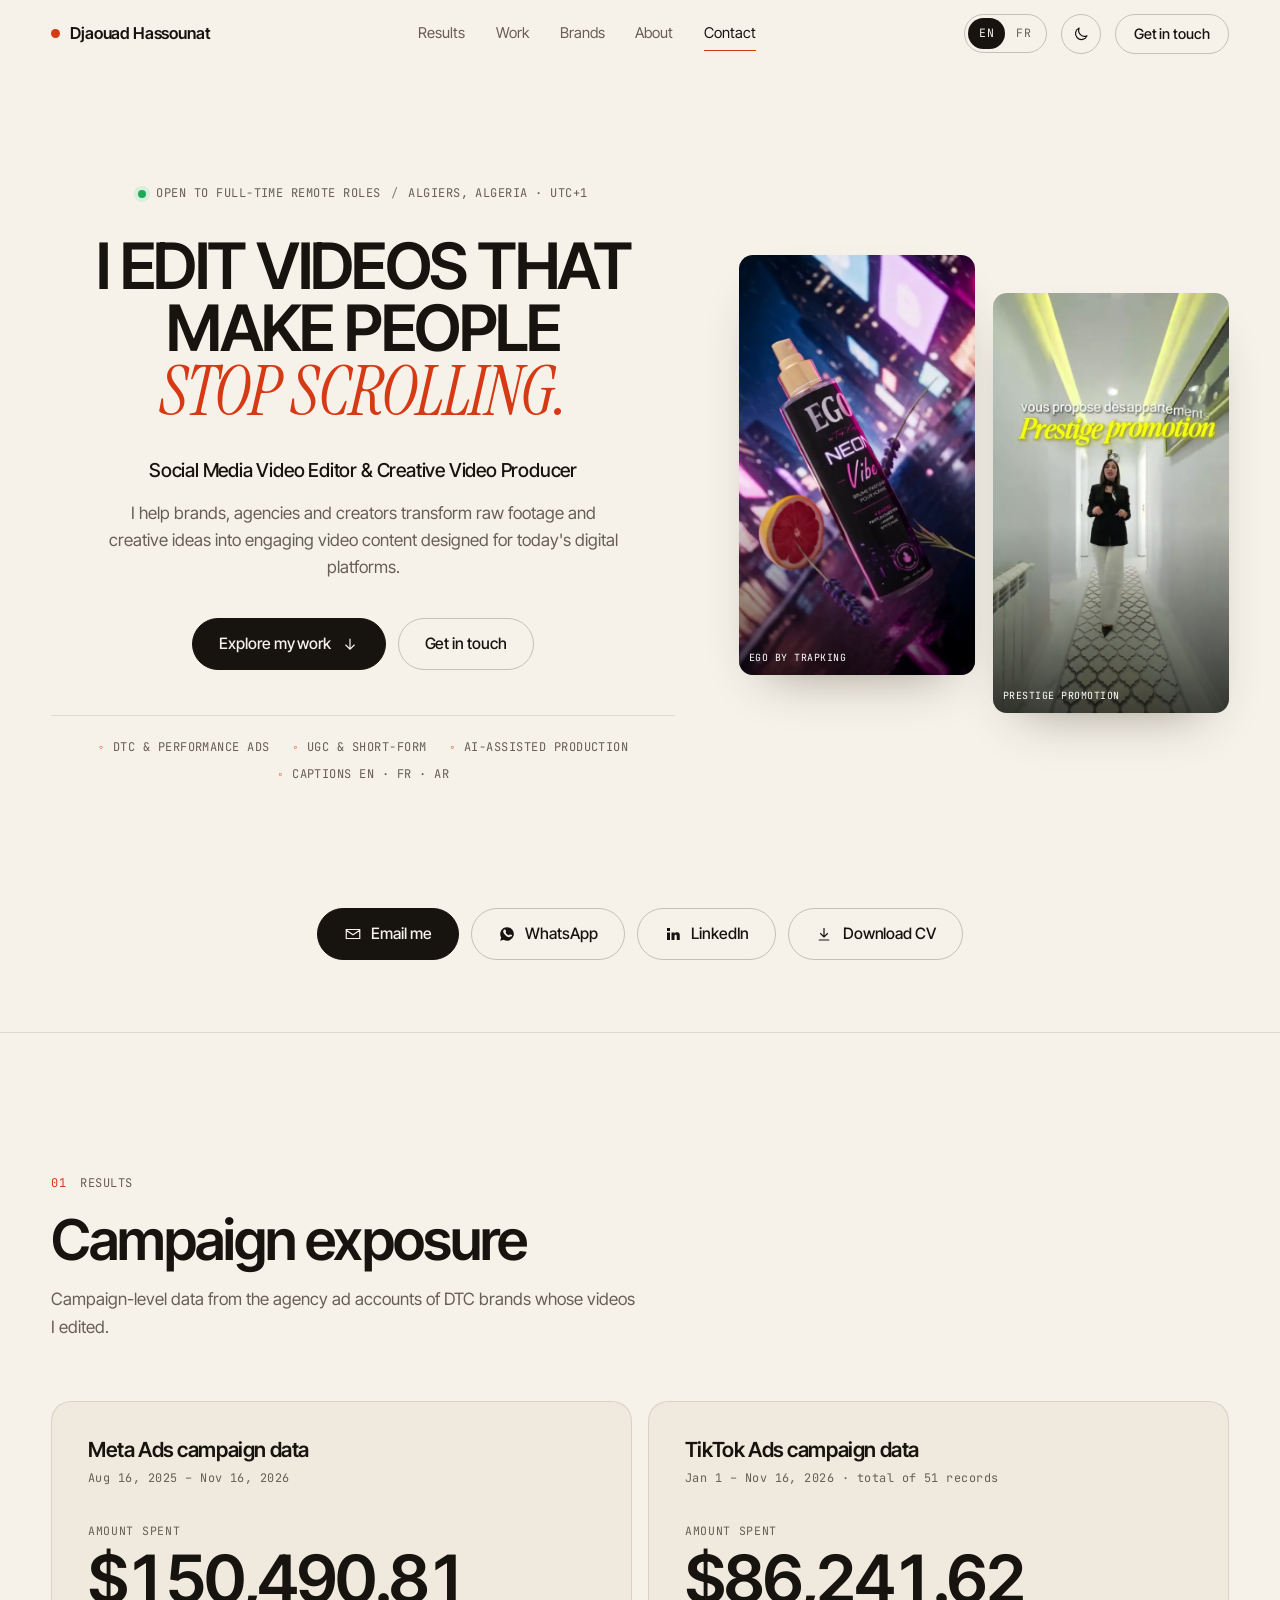
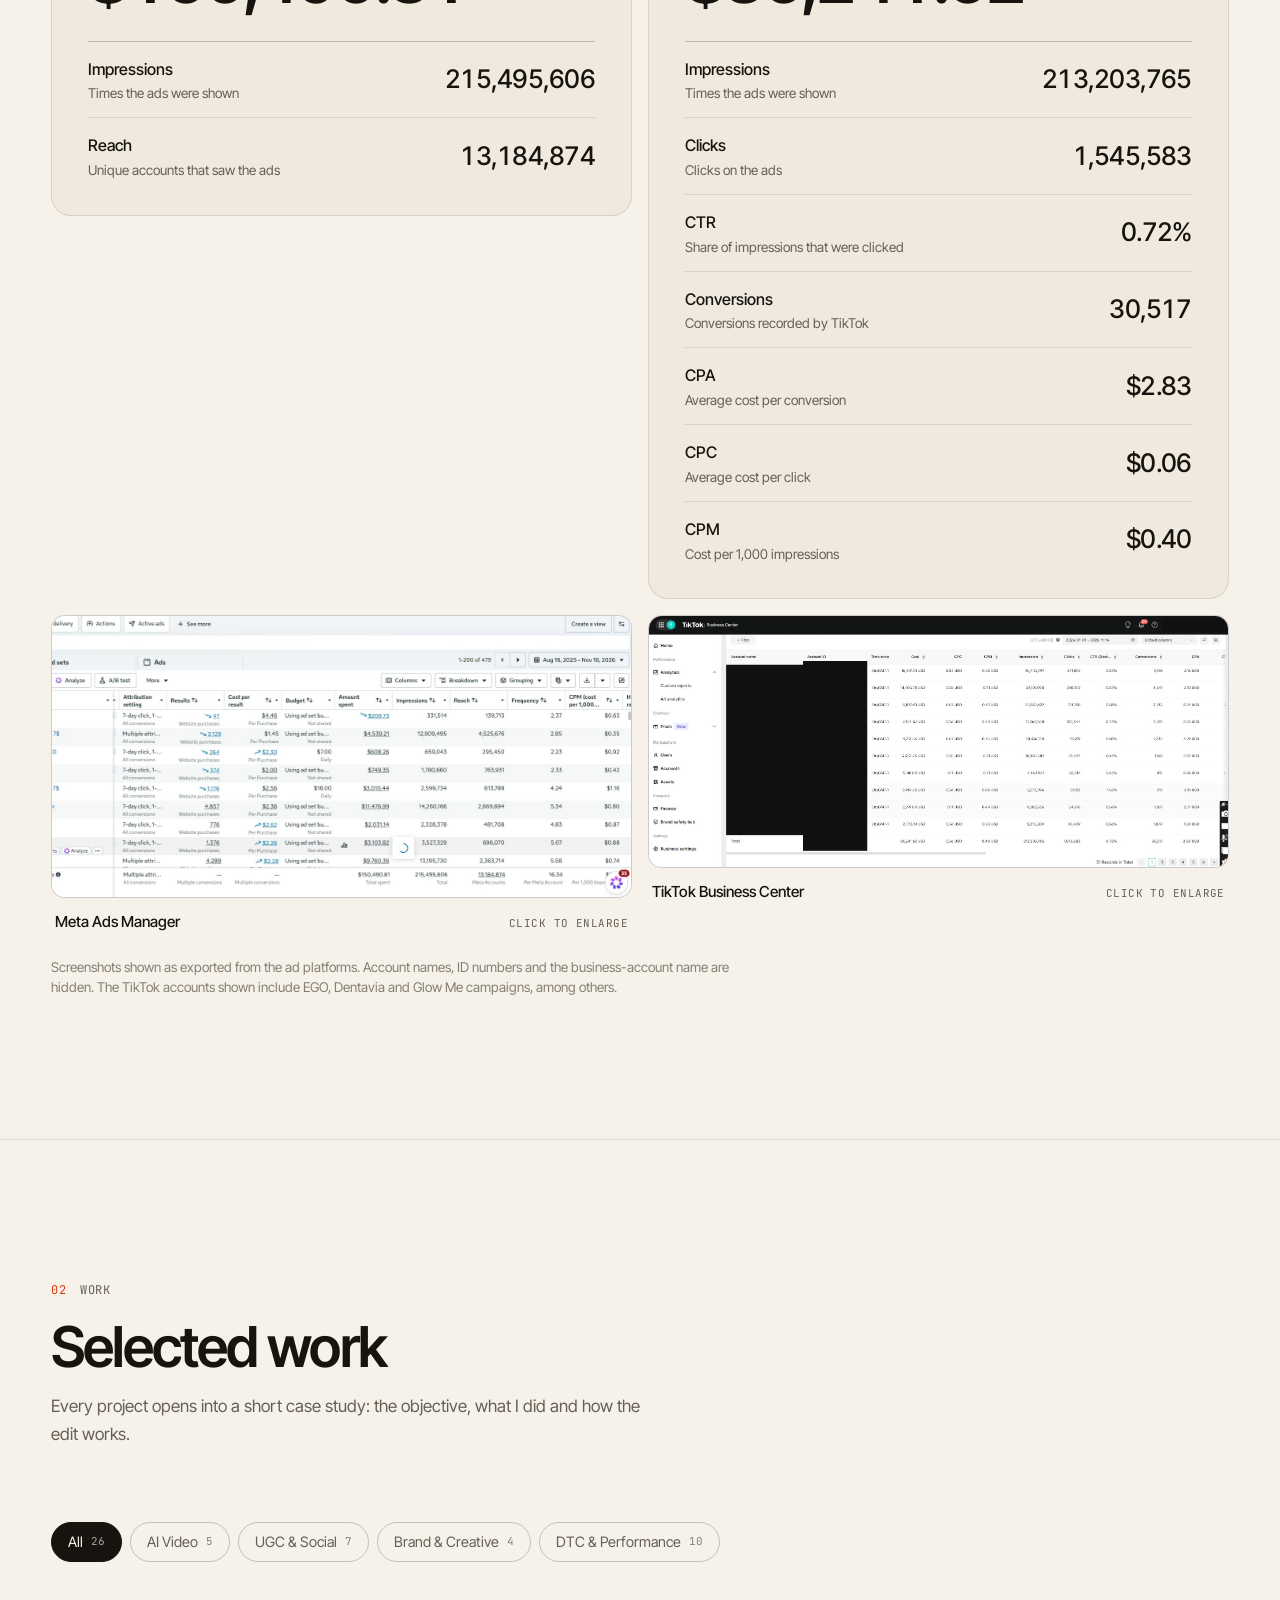
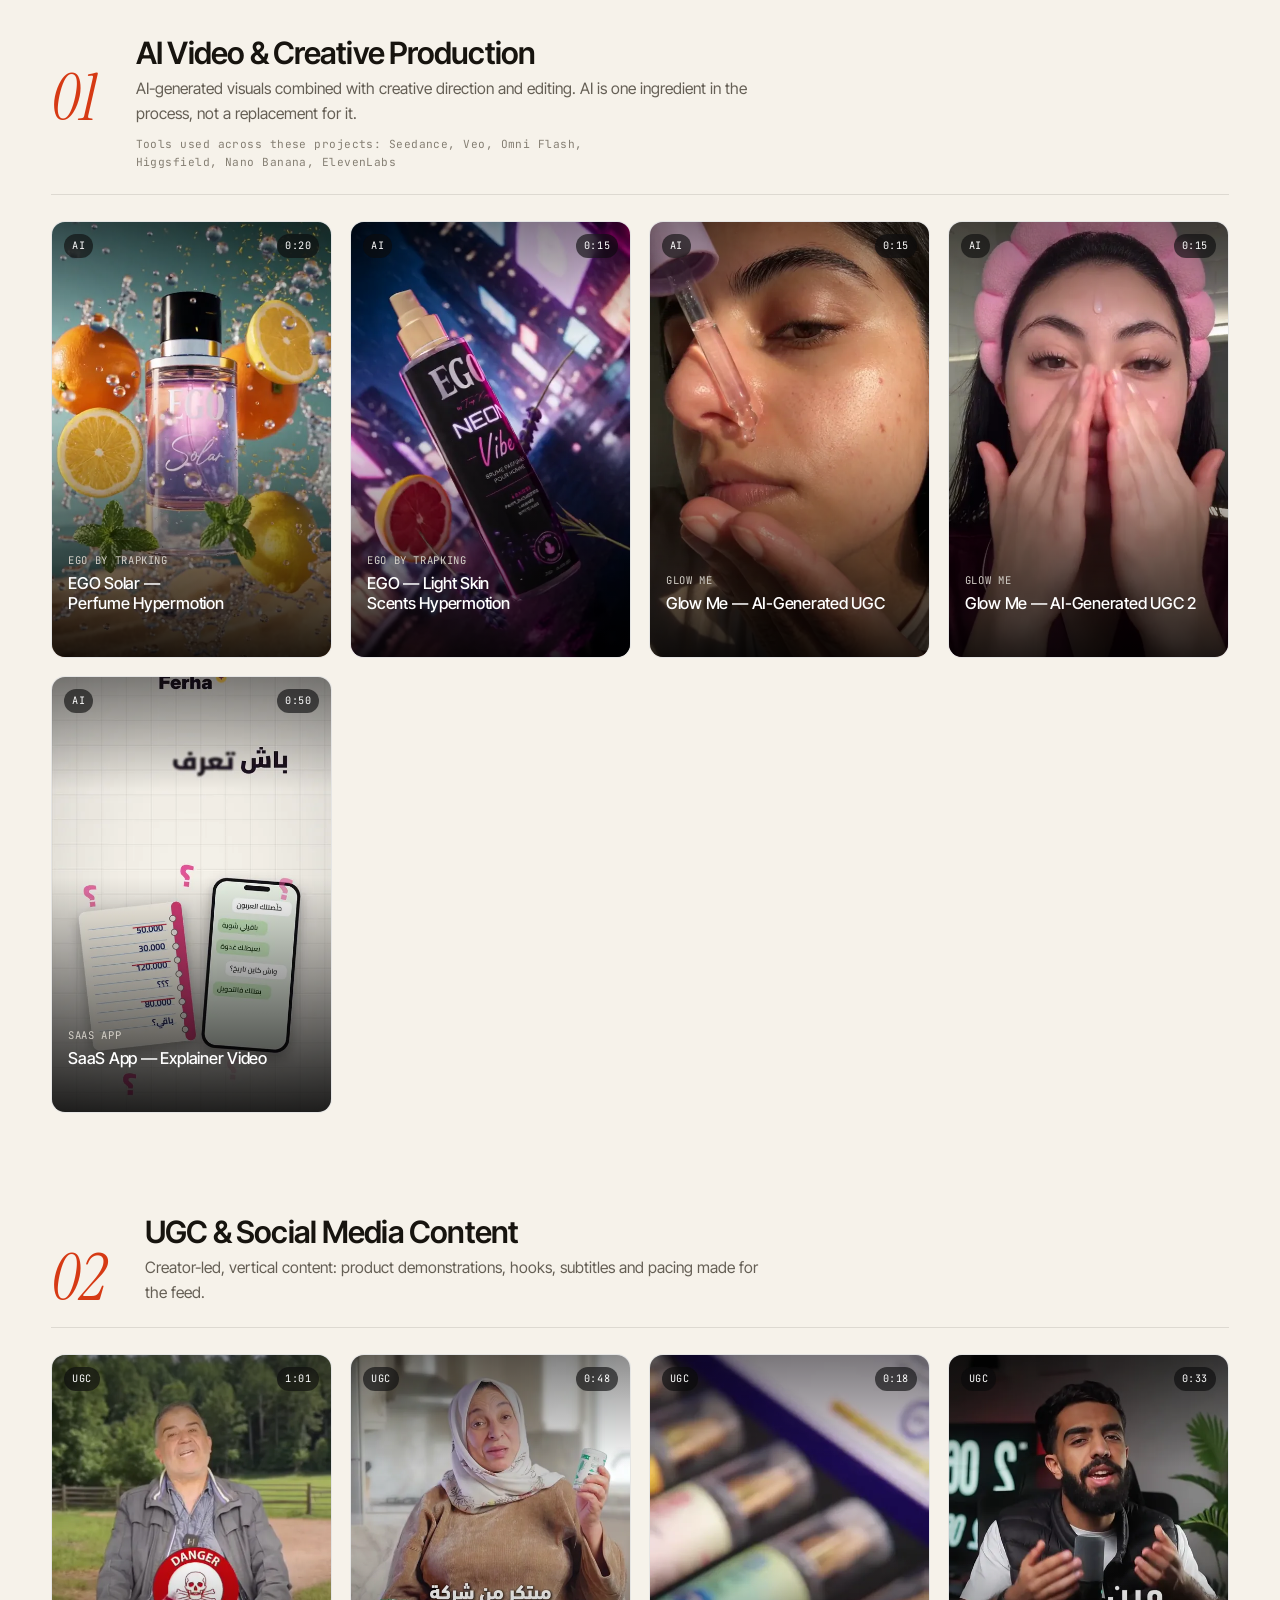
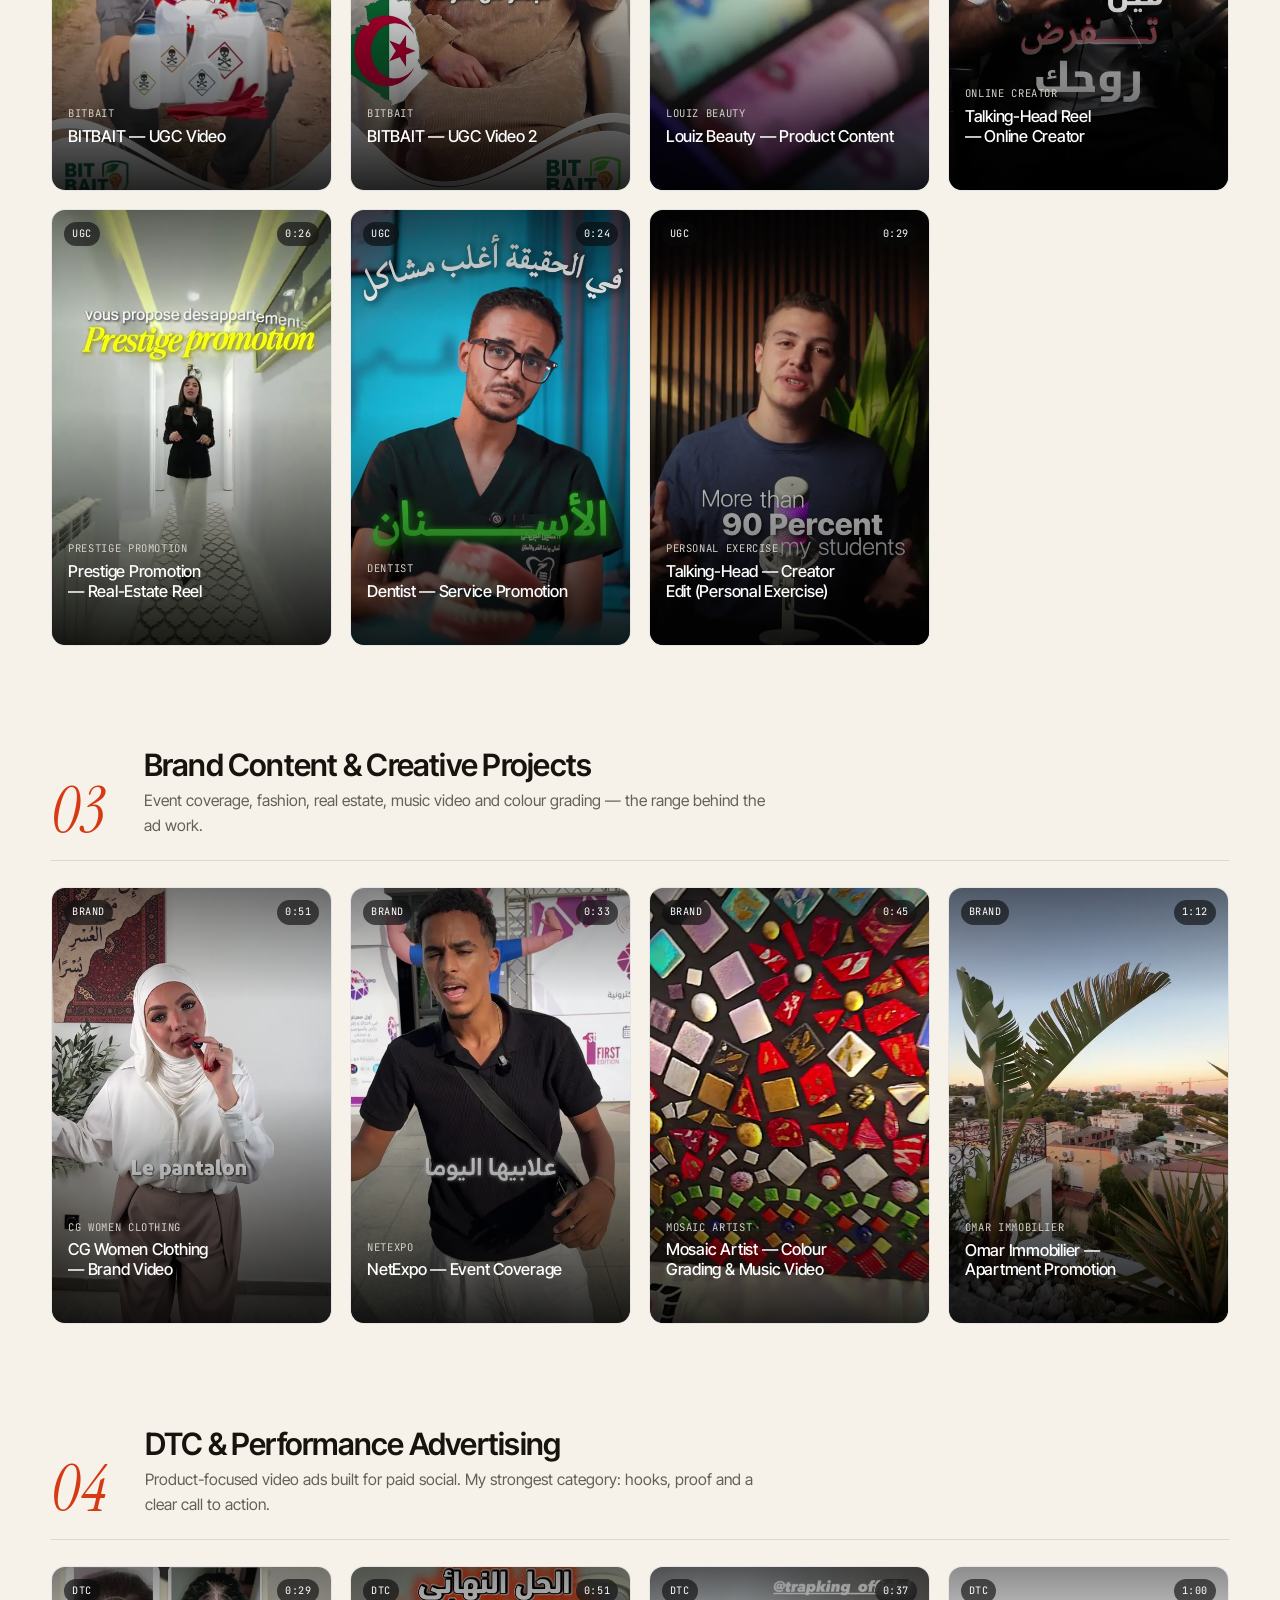
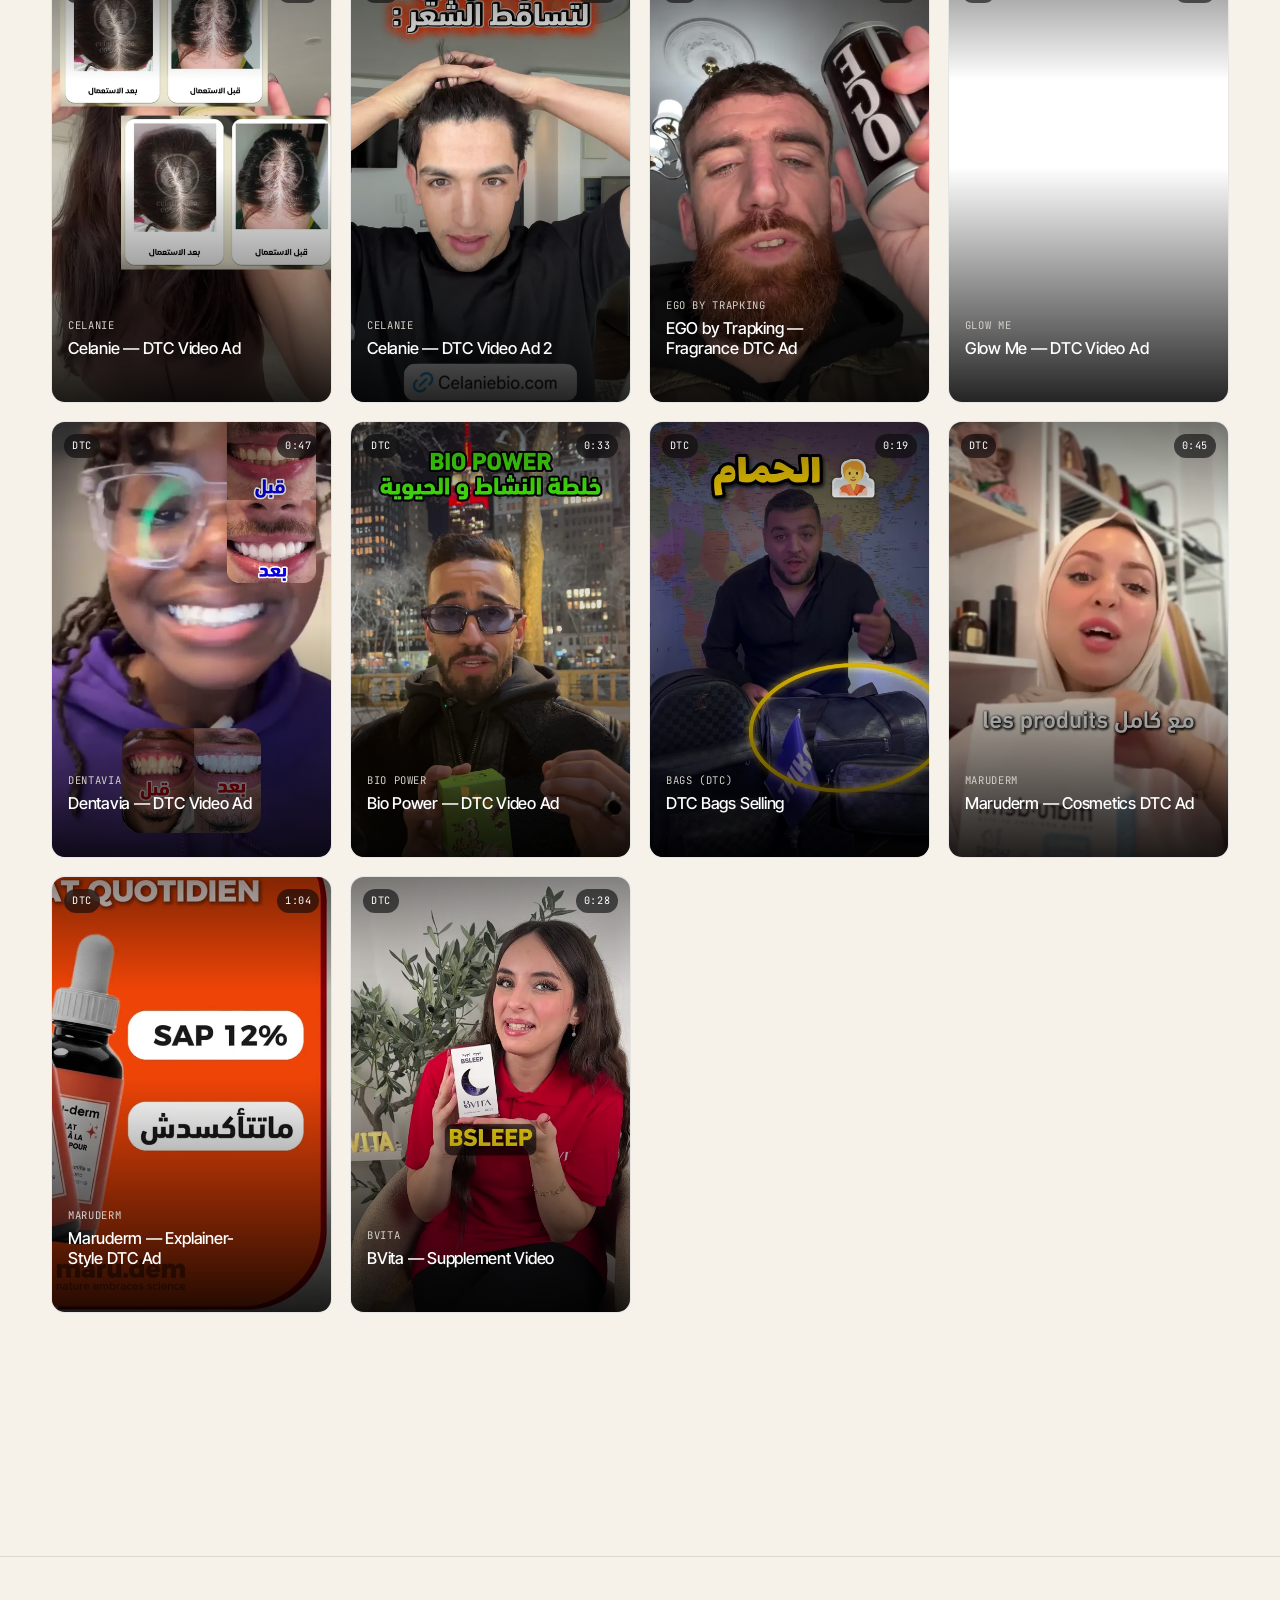
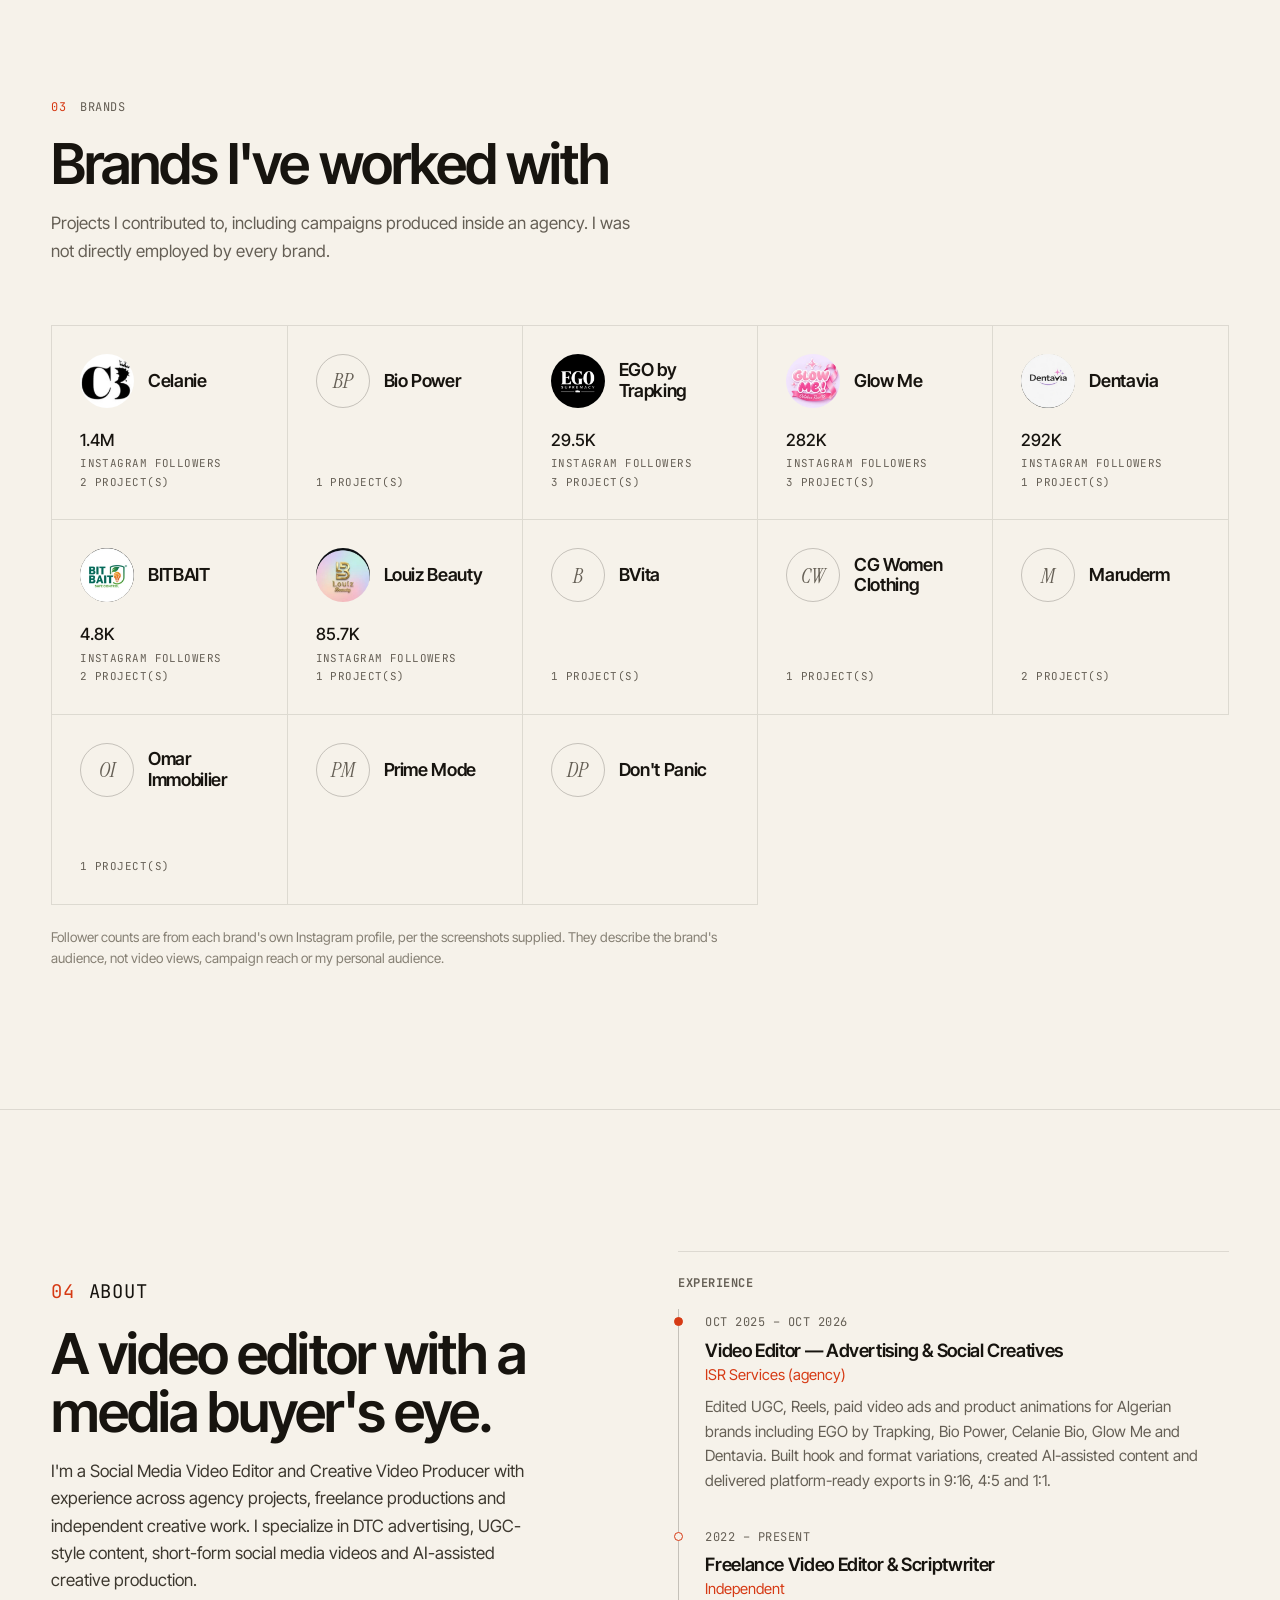
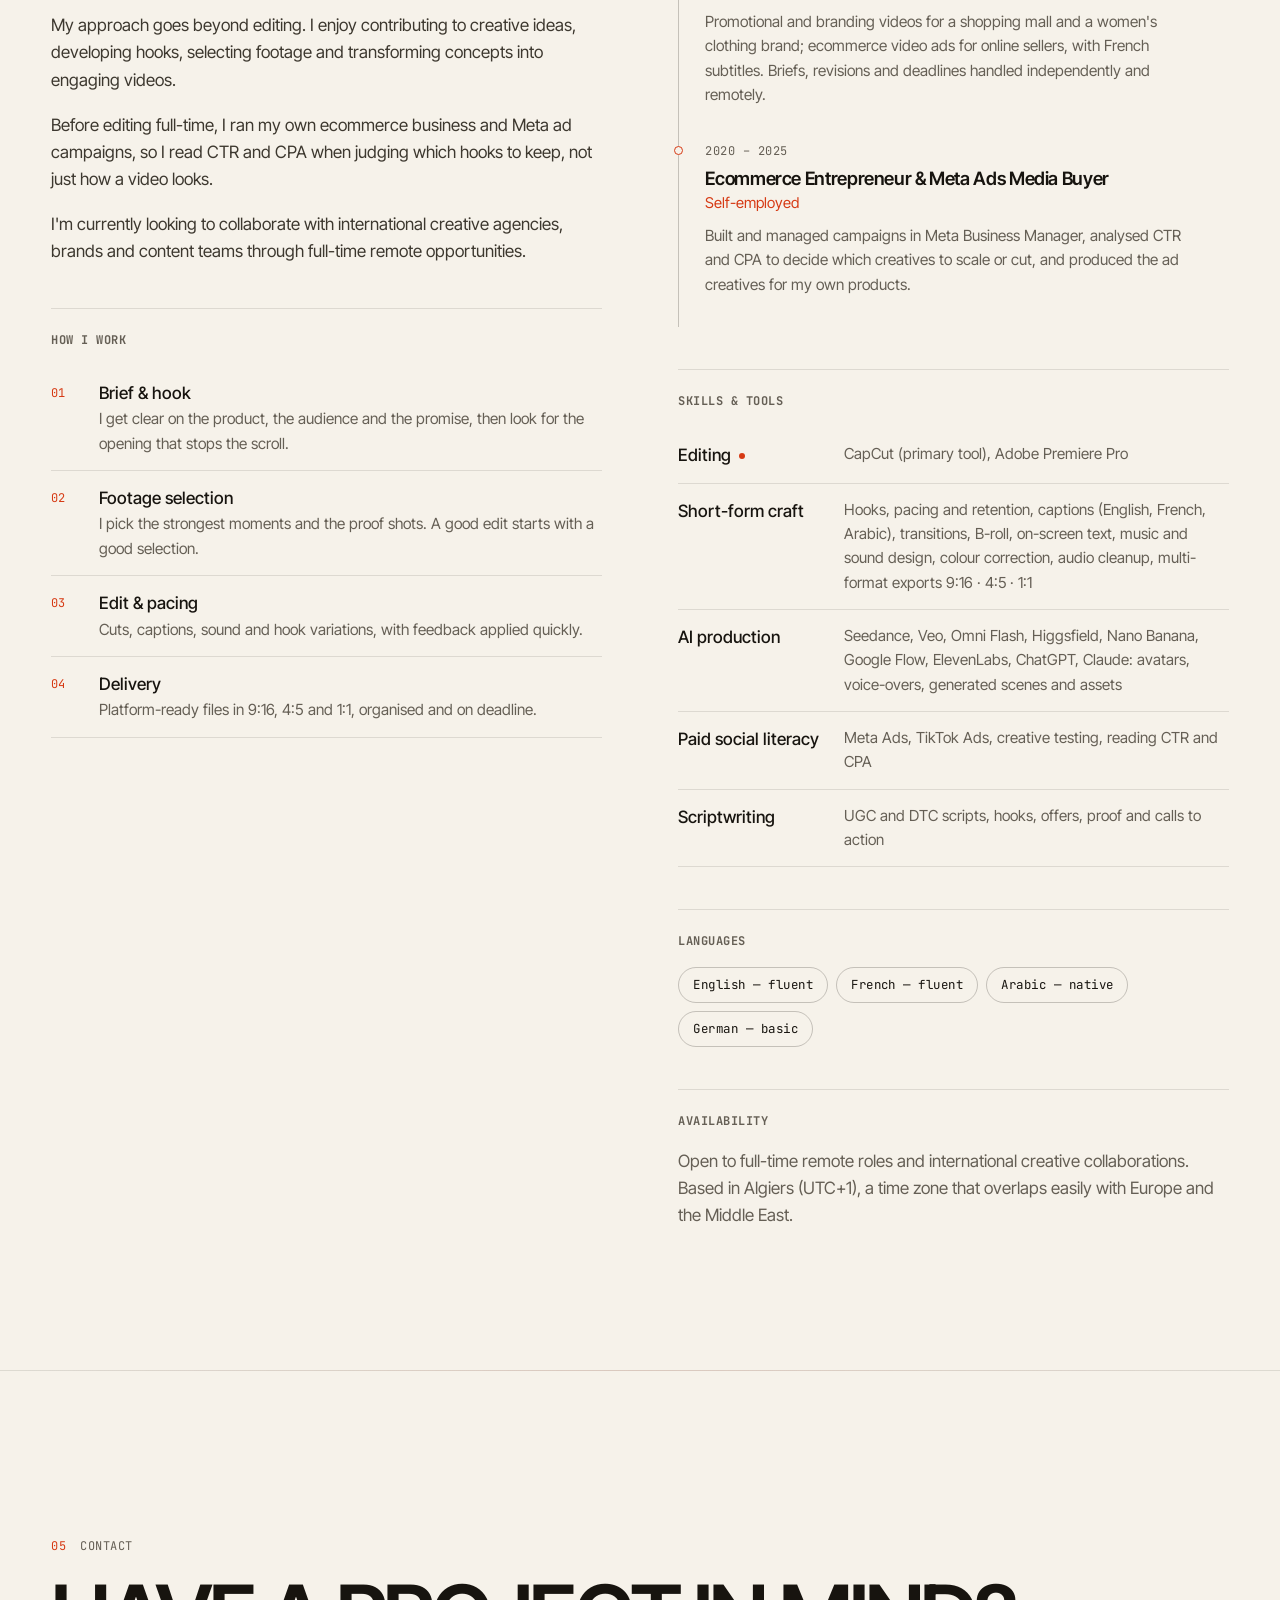
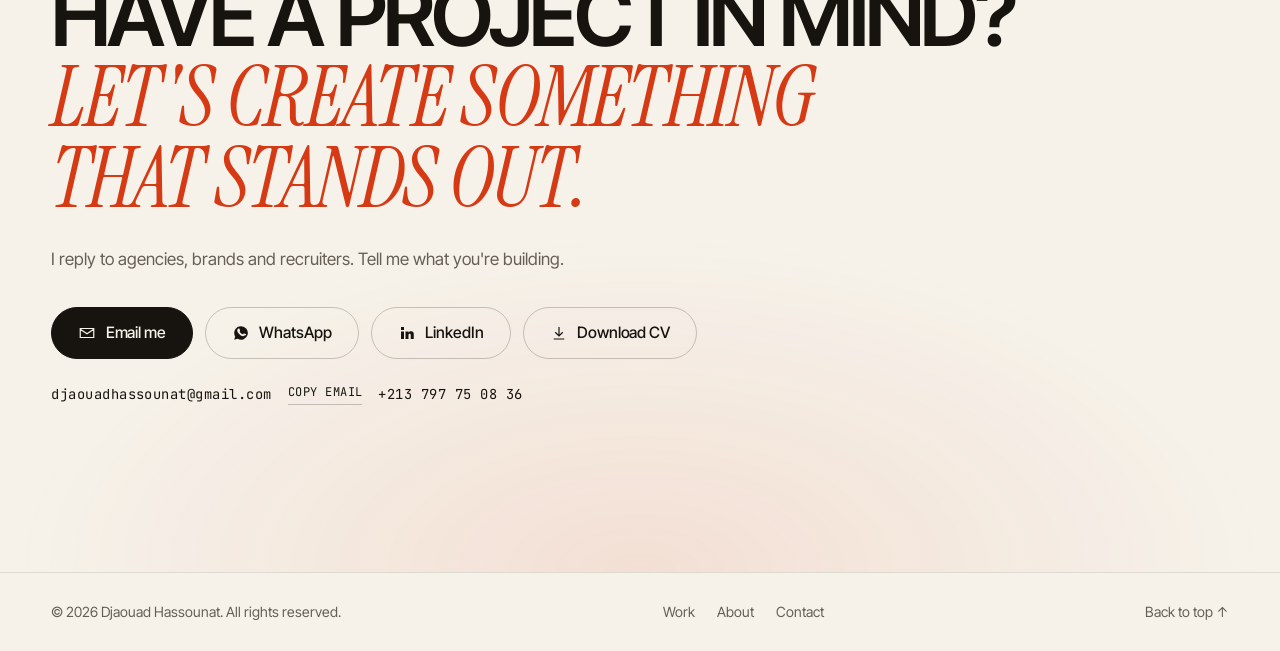
<file: index.html>
<!doctype html>
<html lang="en">
<head>
<meta charset="utf-8">
<meta name="viewport" content="width=device-width, initial-scale=1, viewport-fit=cover">
<title>Djaouad Hassounat — Social Media Video Editor &amp; Creative Video Producer</title>
<meta name="description" content="Social media video editor and creative video producer from Algeria, open to full-time remote roles. DTC video ads, UGC-style content, short-form social video and AI-assisted production for brands and agencies.">
<meta name="author" content="Djaouad Hassounat">
<meta name="theme-color" content="#f6f2ea">
<script>try{if(localStorage.getItem("dj-theme")==="dark"){document.documentElement.dataset.theme="dark";}}catch(e){}</script>
<link rel="canonical" href="https://djaouad777.github.io/Video-editing-portfolio/">
<link rel="icon" href="favicon.svg" type="image/svg+xml">

<meta property="og:type" content="website">
<meta property="og:site_name" content="Djaouad Hassounat">
<meta property="og:title" content="Djaouad Hassounat — Social Media Video Editor &amp; Creative Video Producer">
<meta property="og:description" content="DTC video ads, UGC-style content, short-form social video and AI-assisted production. Open to full-time remote roles.">
<meta property="og:url" content="https://djaouad777.github.io/Video-editing-portfolio/">
<meta property="og:image" content="https://djaouad777.github.io/Video-editing-portfolio/media/og-cover.jpg">
<meta property="og:image:width" content="1200">
<meta property="og:image:height" content="630">
<meta name="twitter:card" content="summary_large_image">
<meta name="twitter:title" content="Djaouad Hassounat — Social Media Video Editor">
<meta name="twitter:description" content="DTC video ads, UGC-style content, short-form social video and AI-assisted production.">
<meta name="twitter:image" content="https://djaouad777.github.io/Video-editing-portfolio/media/og-cover.jpg">

<link rel="preconnect" href="https://fonts.googleapis.com">
<link rel="preconnect" href="https://fonts.gstatic.com" crossorigin>
<link href="https://fonts.googleapis.com/css2?family=Inter+Tight:wght@400;500;600;700&family=Instrument+Serif:ital@0;1&family=JetBrains+Mono:wght@400;500&display=swap" rel="stylesheet">
<link rel="stylesheet" href="css/main.css">

<script type="application/ld+json">
{
  "@context": "https://schema.org",
  "@type": "Person",
  "name": "Djaouad Hassounat",
  "jobTitle": "Social Media Video Editor & Creative Video Producer",
  "description": "Video editor specialising in DTC video ads, UGC-style content, short-form social video and AI-assisted production.",
  "url": "https://djaouad777.github.io/Video-editing-portfolio/",
  "address": { "@type": "PostalAddress", "addressLocality": "Algiers", "addressCountry": "DZ" },
  "sameAs": ["https://www.linkedin.com/in/djaouad-hassounat-b3a7a9420"],
  "knowsLanguage": ["en", "fr", "ar"],
  "knowsAbout": ["Video editing", "DTC advertising", "UGC", "Short-form video", "AI video production"]
}
</script>
</head>
<body>
<a class="skip" href="#work" data-i18n="skip">Skip to content</a>

<!-- ============ NAV ============ -->
<header class="nav" id="nav">
  <a class="brand" href="#top" aria-label="Djaouad Hassounat — home"><span class="rec" aria-hidden="true"></span>Djaouad Hassounat</a>
  <nav class="menu" id="menu" aria-label="Primary">
    <a href="#results" data-i18n="nav.results">Results</a>
    <a href="#work" data-i18n="nav.work">Work</a>
    <a href="#brands" data-i18n="nav.brands">Brands</a>
    <a href="#about" data-i18n="nav.about">About</a>
    <a href="#contact" data-i18n="nav.contact">Contact</a>
  </nav>
  <div class="nav-end">
    <div class="lang" role="group" aria-label="Language">
      <button type="button" data-lang="en" aria-pressed="true">EN</button>
      <button type="button" data-lang="fr" aria-pressed="false">FR</button>
    </div>
    <button class="theme" id="themeBtn" type="button" aria-label="Switch to dark mode"><svg class="i-moon" viewBox="0 0 24 24" aria-hidden="true"><path d="M20 14.5A8 8 0 0 1 9.5 4 8 8 0 1 0 20 14.5z" fill="none" stroke="currentColor" stroke-width="1.6" stroke-linejoin="round"/></svg><svg class="i-sun" viewBox="0 0 24 24" aria-hidden="true"><circle cx="12" cy="12" r="4" fill="none" stroke="currentColor" stroke-width="1.6"/><path d="M12 3v2M12 19v2M3 12h2M19 12h2M5.6 5.6 7 7M17 17l1.400 1.400M5.600 18.400 7 17M17 7l1.400-1.400" stroke="currentColor" stroke-width="1.6" stroke-linecap="round"/></svg></button>
    <a class="btn btn-sm" href="#contact" data-i18n="nav.cta">Get in touch</a>
    <button class="burger" id="burger" type="button" aria-label="Menu" aria-expanded="false" aria-controls="menu"><i></i><i></i></button>
  </div>
</header>

<main>
<!-- ============ HERO ============ -->
<section class="hero" id="top">
  <div class="hero-copy">
    <p class="status mono"><span class="dot" aria-hidden="true"></span><span data-i18n="hero.status">Open to full-time remote roles</span><span class="sep">/</span><span data-i18n="hero.loc">Algiers, Algeria · UTC+1</span></p>
    <h1 class="hero-title"><span data-i18n="hero.h1a">I EDIT VIDEOS THAT MAKE PEOPLE</span> <em data-i18n="hero.h1b">STOP SCROLLING.</em></h1>
    <p class="hero-role" data-i18n="hero.role">Social Media Video Editor &amp; Creative Video Producer</p>
    <p class="hero-p" data-i18n="hero.p">I help brands, agencies and creators transform raw footage and creative ideas into engaging video content designed for today's digital platforms.</p>
    <div class="hero-cta">
      <a class="btn btn-primary" href="#work"><span data-i18n="hero.cta2">Explore my work</span><svg viewBox="0 0 24 24" aria-hidden="true"><path d="M12 5v14M6 13l6 6 6-6" fill="none" stroke="currentColor" stroke-width="1.6"/></svg></a>
      <a class="btn btn-ghost" href="#contact"><span data-i18n="nav.cta">Get in touch</span></a>
    </div>
    <ul class="hero-facts mono" aria-label="Specialties">
      <li data-i18n="hero.f1">DTC &amp; performance ads</li>
      <li data-i18n="hero.f2">UGC &amp; short-form</li>
      <li data-i18n="hero.f3">AI-assisted production</li>
      <li data-i18n="hero.f4">Captions EN · FR · AR</li>
    </ul>
  </div>
  <div class="hero-reel" id="heroReelTiles" aria-label="Selected work previews"></div>
  <noscript><p class="fine">This portfolio needs JavaScript to show the video projects. Contact: <a href="mailto:djaouadhassounat@gmail.com">djaouadhassounat@gmail.com</a></p></noscript>
</section>

<!-- ============ QUICK CONTACT ============ -->
<div class="quick wrap" id="quick" role="group" aria-label="Contact">
  <a class="btn btn-primary" data-c="email" href="#"><svg viewBox="0 0 24 24" aria-hidden="true"><path d="M3 6h18v12H3zM3 7l9 6 9-6" fill="none" stroke="currentColor" stroke-width="1.6"/></svg><span data-i18n="contact.email">Email me</span></a>
  <a class="btn btn-ghost" data-c="wa" href="#" target="_blank" rel="noopener"><svg viewBox="0 0 24 24" aria-hidden="true"><path d="M12 3a9 9 0 0 0-7.8 13.5L3 21l4.6-1.2A9 9 0 1 0 12 3zm4.4 12.2c-.2.5-1.1 1-1.6 1-.4.1-.9.1-1.5-.1-3-1.1-4.9-4.1-5.1-4.3-.1-.2-1.2-1.6-1.2-3s.8-2.1 1-2.4c.3-.3.6-.3.8-.3h.6c.2 0 .4 0 .6.5l.8 1.9c.1.2.1.4 0 .6l-.4.6c-.1.2-.3.3-.1.6.2.3.8 1.3 1.7 2 1.1 1 2 1.3 2.3 1.4.3.1.4.1.6-.1l.8-1c.2-.3.4-.2.6-.1l1.8.9c.3.1.4.2.5.3.1.2.1.8-.1 1.3z" fill="currentColor"/></svg><span data-i18n="contact.wa">WhatsApp</span></a>
  <a class="btn btn-ghost" data-c="li" href="#" target="_blank" rel="noopener" hidden><svg viewBox="0 0 24 24" aria-hidden="true"><path d="M4 4h4v4H4zM4 10h4v10H4zM10 10h4v1.6c.7-1.2 2-1.9 3.5-1.9 3 0 3.5 2 3.5 4.5V20h-4v-5c0-1.2-.2-2-1.4-2-1.3 0-1.6.9-1.6 2v5h-4z" fill="currentColor"/></svg><span data-i18n="contact.li">LinkedIn</span></a>
  <a class="btn btn-ghost" data-c="cv" href="#" download><svg viewBox="0 0 24 24" aria-hidden="true"><path d="M12 4v11M7 11l5 5 5-5M5 20h14" fill="none" stroke="currentColor" stroke-width="1.6"/></svg><span data-i18n="contact.cv">Download CV</span></a>
</div>

<!-- ============ RESULTS ============ -->
<section class="section" id="results" aria-labelledby="resTitle">
  <div class="wrap">
    <div class="sec-head">
      <p class="kicker mono"><span>01</span><span data-i18n="res.kicker">Results</span></p>
      <h2 id="resTitle" data-i18n="res.title">Campaign exposure</h2>
      <p class="sec-p" data-i18n="res.p">Campaign-level data from the agency ad accounts of DTC brands whose videos I edited.</p>
    </div>

    <div class="panels">
      <article class="panel">
        <header class="p-head">
          <div>
            <h3 data-i18n="res.meta">Meta Ads campaign data</h3>
            <p class="p-range mono" data-i18n="res.meta.range">Aug 16, 2025 – Nov 16, 2026</p>
          </div>
        </header>
        <div class="p-hero">
          <span class="p-label" data-i18n="res.spent">Amount spent</span>
          <b class="num" data-to="150490.81" data-dec="2" data-prefix="$">$150,490.81</b>
        </div>
        <dl class="p-list">
          <div><dt><span data-i18n="res.impr">Impressions</span><small data-i18n="res.h.impr">Times the ads were shown</small></dt><dd><b class="num" data-to="215495606">215,495,606</b></dd></div>
          <div><dt><span data-i18n="res.reach">Reach</span><small data-i18n="res.h.reach">Unique accounts that saw the ads</small></dt><dd><b class="num" data-to="13184874">13,184,874</b></dd></div>
        </dl>
      </article>

      <article class="panel">
        <header class="p-head">
          <div>
            <h3 data-i18n="res.tiktok">TikTok Ads campaign data</h3>
            <p class="p-range mono" data-i18n="res.tiktok.range">Jan 1 – Nov 16, 2026 · total of 51 records</p>
          </div>
        </header>
        <div class="p-hero">
          <span class="p-label" data-i18n="res.spent">Amount spent</span>
          <b class="num" data-to="86241.62" data-dec="2" data-prefix="$">$86,241.62</b>
        </div>
        <dl class="p-list">
          <div><dt><span data-i18n="res.impr">Impressions</span><small data-i18n="res.h.impr">Times the ads were shown</small></dt><dd><b class="num" data-to="213203765">213,203,765</b></dd></div>
          <div><dt><span data-i18n="res.clicks">Clicks</span><small data-i18n="res.h.clicks">Clicks on the ads</small></dt><dd><b class="num" data-to="1545583">1,545,583</b></dd></div>
          <div><dt><span data-i18n="res.ctr">CTR</span><small data-i18n="res.h.ctr">Share of impressions that were clicked</small></dt><dd><b class="num" data-to="0.72" data-dec="2" data-suffix="%">0.72%</b></dd></div>
          <div><dt><span data-i18n="res.conv">Conversions</span><small data-i18n="res.h.conv">Conversions recorded by TikTok</small></dt><dd><b class="num" data-to="30517">30,517</b></dd></div>
          <div><dt><span data-i18n="res.cpa">CPA</span><small data-i18n="res.h.cpa">Average cost per conversion</small></dt><dd><b class="num" data-to="2.83" data-dec="2" data-prefix="$">$2.83</b></dd></div>
          <div><dt><span data-i18n="res.cpc">CPC</span><small data-i18n="res.h.cpc">Average cost per click</small></dt><dd><b class="num" data-to="0.06" data-dec="2" data-prefix="$">$0.06</b></dd></div>
          <div><dt><span data-i18n="res.cpm">CPM</span><small data-i18n="res.h.cpm">Cost per 1,000 impressions</small></dt><dd><b class="num" data-to="0.40" data-dec="2" data-prefix="$">$0.40</b></dd></div>
        </dl>
      </article>
    </div>
    <div class="shots">
      <figure class="shot">
        <button type="button" data-zoom="media/results/meta-ads-results.webp" data-alt="Meta Ads Manager screenshot">
          <img src="media/results/meta-ads-results.webp" width="1468" height="712" alt="Screenshot of Meta Ads Manager showing campaign results and the totals row" loading="lazy">
        </button>
        <figcaption><b data-i18n="res.shot.meta">Meta Ads Manager</b><span class="mono" data-i18n="res.shot.zoom">Click to enlarge</span></figcaption>
      </figure>
      <figure class="shot">
        <button type="button" data-zoom="media/results/tiktok-ads-results-redacted.webp" data-alt="TikTok Business Center screenshot">
          <img src="media/results/tiktok-ads-results-redacted.webp" width="1903" height="825" alt="Screenshot of TikTok Business Center showing campaign results and the totals row" loading="lazy">
        </button>
        <figcaption><b data-i18n="res.shot.tiktok">TikTok Business Center</b><span class="mono" data-i18n="res.shot.zoom">Click to enlarge</span></figcaption>
      </figure>
    </div>
    <p class="fine"><span data-i18n="res.proofnote">Screenshots shown as exported from the ad platforms. Account names, ID numbers and the business-account name are hidden.</span> <span data-i18n="res.ctx">The TikTok accounts shown include EGO, Dentavia and Glow Me campaigns, among others.</span></p>
  </div>
</section>

<!-- ============ WORK ============ -->
<section class="section" id="work" aria-labelledby="workTitle">
  <div class="wrap">
    <div class="sec-head">
      <p class="kicker mono"><span>02</span><span data-i18n="work.kicker">Work</span></p>
      <h2 id="workTitle" data-i18n="work.title">Selected work</h2>
      <p class="sec-p" data-i18n="work.p">Every project opens into a short case study: the objective, what I did and how the edit works.</p>
    </div>
    <div class="filters" id="filters" role="tablist" aria-label="Project categories"></div>
    <div id="cats"></div>
  </div>
</section>

<!-- ============ BRANDS ============ -->
<section class="section" id="brands" aria-labelledby="brandsTitle">
  <div class="wrap">
    <div class="sec-head">
      <p class="kicker mono"><span>03</span><span data-i18n="brands.kicker">Brands</span></p>
      <h2 id="brandsTitle" data-i18n="brands.title">Brands I've worked with</h2>
      <p class="sec-p" data-i18n="brands.p">Projects I contributed to, including campaigns produced inside an agency. I was not directly employed by every brand.</p>
    </div>
    <ul class="brands" id="brandGrid"></ul>
    <p class="fine" data-i18n="brands.note">Follower counts are from each brand's own Instagram profile, per the screenshots supplied. They describe the brand's audience, not video views, campaign reach or my personal audience.</p>
  </div>
</section>

<!-- ============ ABOUT ============ -->
<section class="section" id="about" aria-labelledby="aboutTitle">
  <div class="wrap about">
    <div class="about-main">
      <p class="kicker mono"><span>04</span><span data-i18n="about.kicker">About</span></p>
      <h2 id="aboutTitle" data-i18n="about.title">A video editor with a media buyer's eye.</h2>
      <p data-i18n="about.p1">I'm a Social Media Video Editor and Creative Video Producer with experience across agency projects, freelance productions and independent creative work. I specialize in DTC advertising, UGC-style content, short-form social media videos and AI-assisted creative production.</p>
      <p data-i18n="about.p2">My approach goes beyond editing. I enjoy contributing to creative ideas, developing hooks, selecting footage and transforming concepts into engaging videos.</p>
      <p data-i18n="about.p3">Before editing full-time, I ran my own ecommerce business and Meta ad campaigns, so I read CTR and CPA when judging which hooks to keep, not just how a video looks.</p>
      <p data-i18n="about.p4">I'm currently looking to collaborate with international creative agencies, brands and content teams through full-time remote opportunities.</p>

      <h3 class="h-sm mono" data-i18n="how.title">How I work</h3>
      <ol class="how">
        <li><b data-i18n="how1.t">Brief &amp; hook</b><span data-i18n="how1.p">I get clear on the product, the audience and the promise, then look for the opening that stops the scroll.</span></li>
        <li><b data-i18n="how2.t">Footage selection</b><span data-i18n="how2.p">I pick the strongest moments and the proof shots. A good edit starts with a good selection.</span></li>
        <li><b data-i18n="how3.t">Edit &amp; pacing</b><span data-i18n="how3.p">Cuts, captions, sound and hook variations, with feedback applied quickly.</span></li>
        <li><b data-i18n="how4.t">Delivery</b><span data-i18n="how4.p">Platform-ready files in 9:16, 4:5 and 1:1, organised and on deadline.</span></li>
      </ol>
    </div>

    <aside class="about-side">
      <h3 class="h-sm mono" data-i18n="exp.title">Experience</h3>
      <ol class="timeline">
        <li>
          <p class="mono"><span data-i18n="exp1.d">Oct 2025 – Oct 2026</span></p>
          <h4 data-i18n="exp1.t">Video Editor — Advertising &amp; Social Creatives</h4>
          <p class="org" data-i18n="exp1.o">ISR Services (agency)</p>
          <p data-i18n="exp1.p">Edited UGC, Reels, paid video ads and product animations for Algerian brands including EGO by Trapking, Bio Power, Celanie Bio, Glow Me and Dentavia. Built hook and format variations, created AI-assisted content and delivered platform-ready exports in 9:16, 4:5 and 1:1.</p>
        </li>
        <li>
          <p class="mono"><span data-i18n="exp2.d">2022 – Present</span></p>
          <h4 data-i18n="exp2.t">Freelance Video Editor &amp; Scriptwriter</h4>
          <p class="org" data-i18n="exp2.o">Independent</p>
          <p data-i18n="exp2.p">Promotional and branding videos for a shopping mall and a women's clothing brand; ecommerce video ads for online sellers, with French subtitles. Briefs, revisions and deadlines handled independently and remotely.</p>
        </li>
        <li>
          <p class="mono"><span data-i18n="exp3.d">2020 – 2025</span></p>
          <h4 data-i18n="exp3.t">Ecommerce Entrepreneur &amp; Meta Ads Media Buyer</h4>
          <p class="org" data-i18n="exp3.o">Self-employed</p>
          <p data-i18n="exp3.p">Built and managed campaigns in Meta Business Manager, analysed CTR and CPA to decide which creatives to scale or cut, and produced the ad creatives for my own products.</p>
        </li>
      </ol>

      <h3 class="h-sm mono" data-i18n="skills.title">Skills &amp; tools</h3>
      <ul class="skills">
        <li class="primary"><b data-i18n="sk.edit">Editing</b><span data-i18n="sk.edit.p">CapCut (primary tool), Adobe Premiere Pro</span></li>
        <li><b data-i18n="sk.craft">Short-form craft</b><span data-i18n="sk.craft.p">Hooks, pacing and retention, captions (English, French, Arabic), transitions, B-roll, on-screen text, music and sound design, colour correction, audio cleanup, multi-format exports 9:16 · 4:5 · 1:1</span></li>
        <li><b data-i18n="sk.ai">AI production</b><span data-i18n="sk.ai.p">Seedance, Veo, Omni Flash, Higgsfield, Nano Banana, Google Flow, ElevenLabs, ChatGPT, Claude: avatars, voice-overs, generated scenes and assets</span></li>
        <li><b data-i18n="sk.paid">Paid social literacy</b><span data-i18n="sk.paid.p">Meta Ads, TikTok Ads, creative testing, reading CTR and CPA</span></li>
        <li><b data-i18n="sk.script">Scriptwriting</b><span data-i18n="sk.script.p">UGC and DTC scripts, hooks, offers, proof and calls to action</span></li>
      </ul>

      <h3 class="h-sm mono" data-i18n="lang.title">Languages</h3>
      <ul class="langs mono"><li data-i18n="lang.en">English — fluent</li><li data-i18n="lang.fr">French — fluent</li><li data-i18n="lang.ar">Arabic — native</li><li data-i18n="lang.de">German — basic</li></ul>

      <h3 class="h-sm mono" data-i18n="avail.title">Availability</h3>
      <p data-i18n="avail.p">Open to full-time remote roles and international creative collaborations. Based in Algiers (UTC+1), a time zone that overlaps easily with Europe and the Middle East.</p>
    </aside>
  </div>
</section>

<!-- ============ CONTACT ============ -->
<section class="contact" id="contact" aria-labelledby="contactTitle">
  <div class="wrap">
    <p class="kicker mono"><span>05</span><span data-i18n="contact.kicker">Contact</span></p>
    <h2 id="contactTitle"><span data-i18n="contact.h">HAVE A PROJECT IN MIND?</span> <em data-i18n="contact.h2">LET'S CREATE SOMETHING THAT STANDS OUT.</em></h2>
    <p class="sec-p" data-i18n="contact.p">I reply to agencies, brands and recruiters. Tell me what you're building.</p>
    <div class="contact-actions">
      <a class="btn btn-primary" id="cEmail" href="#"><svg viewBox="0 0 24 24" aria-hidden="true"><path d="M3 6h18v12H3zM3 7l9 6 9-6" fill="none" stroke="currentColor" stroke-width="1.6"/></svg><span data-i18n="contact.email">Email me</span></a>
      <a class="btn btn-ghost" id="cWa" href="#" target="_blank" rel="noopener"><svg viewBox="0 0 24 24" aria-hidden="true"><path d="M12 3a9 9 0 0 0-7.8 13.5L3 21l4.6-1.2A9 9 0 1 0 12 3zm4.4 12.2c-.2.5-1.1 1-1.6 1-.4.1-.9.1-1.5-.1-3-1.1-4.9-4.1-5.1-4.3-.1-.2-1.2-1.6-1.2-3s.8-2.1 1-2.4c.3-.3.6-.3.8-.3h.6c.2 0 .4 0 .6.5l.8 1.9c.1.2.1.4 0 .6l-.4.6c-.1.2-.3.3-.1.6.2.3.8 1.3 1.7 2 1.1 1 2 1.3 2.3 1.4.3.1.4.1.6-.1l.8-1c.2-.3.4-.2.6-.1l1.8.9c.3.1.4.2.5.3.1.2.1.8-.1 1.3z" fill="currentColor"/></svg><span data-i18n="contact.wa">WhatsApp</span></a>
      <a class="btn btn-ghost" id="cLi" href="#" target="_blank" rel="noopener" hidden><svg viewBox="0 0 24 24" aria-hidden="true"><path d="M4 4h4v4H4zM4 10h4v10H4zM10 10h4v1.6c.7-1.2 2-1.9 3.5-1.9 3 0 3.5 2 3.5 4.5V20h-4v-5c0-1.200-.2-2-1.400-2-1.300 0-1.600.9-1.600 2v5h-4z" fill="currentColor"/></svg><span data-i18n="contact.li">LinkedIn</span></a>
      <a class="btn btn-ghost" id="cCv" href="#" download><svg viewBox="0 0 24 24" aria-hidden="true"><path d="M12 4v11M7 11l5 5 5-5M5 20h14" fill="none" stroke="currentColor" stroke-width="1.6"/></svg><span data-i18n="contact.cv">Download CV</span></a>
    </div>
    <p class="mono email-line"><span id="cEmailText"></span><button class="link-btn" id="cCopy" type="button" data-i18n="contact.copy">Copy email</button><a id="cPhone" class="phone" href="#"></a></p>
  </div>
</section>
</main>

<footer class="footer">
  <div class="wrap">
    <span>© <span id="yr"></span> Djaouad Hassounat. <span data-i18n="foot.rights">All rights reserved.</span></span>
    <nav aria-label="Footer"><a href="#work" data-i18n="nav.work">Work</a><a href="#about" data-i18n="nav.about">About</a><a href="#contact" data-i18n="nav.contact">Contact</a></nav>
    <a href="#top" data-i18n="foot.top">Back to top ↑</a>
  </div>
</footer>

<!-- ============ PROJECT MODAL ============ -->
<div class="modal" id="modal" role="dialog" aria-modal="true" aria-labelledby="mTitle" aria-hidden="true" hidden>
  <div class="modal-bg" data-close></div>
  <div class="modal-box">
    <button class="m-close" type="button" data-close aria-label="Close"><svg viewBox="0 0 24 24"><path d="M6 6l12 12M18 6 6 18" stroke="currentColor" stroke-width="1.8" fill="none"/></svg></button>
    <div class="m-media" id="mMedia"></div>
    <div class="m-body" id="mBody">
      <p class="mono m-kicker" id="mKicker"></p>
      <h3 id="mTitle"></h3>
      <div id="mContent"></div>
      <div class="m-nav">
        <button type="button" id="mPrev" class="link-btn" data-i18n="m.prev">← Previous project</button>
        <button type="button" id="mNext" class="link-btn" data-i18n="m.next">Next project →</button>
      </div>
    </div>
  </div>
</div>

<!-- ============ IMAGE LIGHTBOX ============ -->
<div class="lightbox" id="lightbox" role="dialog" aria-modal="true" aria-label="Screenshot" hidden>
  <button type="button" class="m-close" data-lb-close aria-label="Close"><svg viewBox="0 0 24 24"><path d="M6 6l12 12M18 6 6 18" stroke="currentColor" stroke-width="1.8" fill="none"/></svg></button>
  <img id="lbImg" alt="">
</div>

<script src="js/data.js"></script>
<script src="js/app.js"></script>
</body>
</html>
</file>
<file: css/main.css>
/* ==========================================================================
   Djaouad Hassounat — portfolio. Dark, cinematic, minimal.
   ========================================================================== */
:root {
  color-scheme: light;
  --bg: #f6f2ea;
  --bg-2: #efe9de;
  --surface: #ffffff;
  --surface-2: #ece6da;
  --line: rgba(24, 20, 14, .11);
  --line-2: rgba(24, 20, 14, .22);
  --text: #17140f;
  --text-2: #3d382f;
  --muted: #655f55;
  --faint: #857f73;
  --accent: #d63a14;
  --ok: #1fa95b;
  --nav-bg: rgba(246, 242, 234, .86);
  --nav-bg-solid: #f6f2ea;
  --overlay: rgba(28, 24, 18, .62);
  --shadow: 0 24px 50px -28px rgba(40, 30, 10, .45);
  --f-sans: "Inter Tight", system-ui, -apple-system, "Segoe UI", Roboto, sans-serif;
  --f-serif: "Instrument Serif", Georgia, "Times New Roman", serif;
  --f-mono: "JetBrains Mono", ui-monospace, "SFMono-Regular", Consolas, monospace;
  --gutter: clamp(18px, 4vw, 56px);
  --max: 1360px;
  --nav-h: 68px;
  --ease: cubic-bezier(.2, .7, .1, 1);
}
:root[data-theme="dark"] {
  color-scheme: dark;
  --bg: #0b0b0c; --bg-2: #101012; --surface: #151517; --surface-2: #1c1c1f;
  --line: rgba(255, 255, 255, .09); --line-2: rgba(255, 255, 255, .16);
  --text: #f1ede6; --text-2: #d4d0c8; --muted: #a19d95; --faint: #6d6a64;
  --accent: #ff5a36; --ok: #3ddc84;
  --nav-bg: rgba(11, 11, 12, .82); --nav-bg-solid: #0b0b0c;
  --overlay: rgba(5, 5, 6, .86); --shadow: none;
}
*, *::before, *::after { box-sizing: border-box; }
html { scroll-behavior: smooth; scroll-padding-top: calc(var(--nav-h) + 12px); -webkit-text-size-adjust: 100%; }
body {
  margin: 0; background: var(--bg); color: var(--text);
  font: 400 1.0625rem/1.6 var(--f-sans); -webkit-font-smoothing: antialiased; text-rendering: optimizeLegibility;
}
img, video { display: block; max-width: 100%; }
button { font: inherit; color: inherit; background: none; border: 0; cursor: pointer; padding: 0; }
a { color: inherit; text-decoration: none; }
h1, h2, h3, h4, p, ul, ol, dl, dd { margin: 0; }
ul, ol { padding: 0; list-style: none; }
.mono { font-family: var(--f-mono); font-size: .75rem; letter-spacing: .04em; text-transform: uppercase; color: var(--muted); }
:focus-visible { outline: 2px solid var(--accent); outline-offset: 3px; border-radius: 4px; }
::selection { background: var(--accent); color: #fff; }
.skip { position: absolute; left: 12px; top: -60px; z-index: 200; background: var(--text); color: var(--bg); padding: 10px 14px; border-radius: 8px; font-weight: 600; }
.skip:focus { top: 12px; }
.wrap { width: 100%; max-width: var(--max); margin-inline: auto; padding-inline: var(--gutter); }
.section { padding-block: clamp(72px, 11vw, 150px); border-top: 1px solid var(--line); position: relative; }
body.no-scroll { overflow: hidden; }
[hidden] { display: none !important; }

/* ---------- buttons ---------- */
.btn {
  display: inline-flex; align-items: center; gap: .6em; height: 52px; padding: 0 26px; border-radius: 999px;
  font-weight: 500; font-size: .98rem; letter-spacing: -.005em; border: 1px solid var(--line-2); white-space: nowrap;
  transition: transform .35s var(--ease), background .25s, color .25s, border-color .25s;
}
.btn svg { width: 18px; height: 18px; flex: none; }
.btn-sm { height: 40px; padding: 0 18px; font-size: .9rem; }
.btn-primary { background: var(--text); color: var(--bg); border-color: var(--text); }
.btn-primary:hover { background: var(--accent); border-color: var(--accent); color: #fff; transform: translateY(-2px); }
.btn-ghost:hover { border-color: var(--text); transform: translateY(-2px); }
.link-btn { font-family: var(--f-mono); font-size: .75rem; letter-spacing: .04em; text-transform: uppercase; color: var(--text); border-bottom: 1px solid var(--line-2); padding-bottom: 2px; transition: color .2s, border-color .2s; }
.link-btn:hover { color: var(--accent); border-color: var(--accent); }

/* ---------- nav ---------- */
.nav {
  position: fixed; inset: 0 0 auto 0; z-index: 90; height: var(--nav-h);
  display: flex; align-items: center; justify-content: space-between; gap: 24px; padding-inline: var(--gutter);
  transition: background .3s, backdrop-filter .3s, border-color .3s; border-bottom: 1px solid transparent;
}
.nav.scrolled { background: var(--nav-bg); backdrop-filter: blur(14px); -webkit-backdrop-filter: blur(14px); border-color: var(--line); }
.brand { display: inline-flex; align-items: center; gap: 10px; font-weight: 600; letter-spacing: -.01em; font-size: 1.02rem; white-space: nowrap; }
.rec { width: 9px; height: 9px; border-radius: 50%; background: var(--accent); animation: rec 1.8s ease-in-out infinite; }
@keyframes rec { 50% { opacity: .25; } }
.menu { display: flex; gap: clamp(16px, 2.4vw, 34px); font-size: .93rem; color: var(--muted); }
.menu a { position: relative; padding: 6px 0; transition: color .2s; }
.menu a:hover, .menu a.active { color: var(--text); }
.menu a::after { content: ""; position: absolute; left: 0; right: 100%; bottom: 0; height: 1px; background: var(--accent); transition: right .35s var(--ease); }
.menu a.active::after, .menu a:hover::after { right: 0; }
.nav-end { display: flex; align-items: center; gap: 14px; }
.lang { display: flex; border: 1px solid var(--line-2); border-radius: 999px; padding: 3px; }
.lang button { font-family: var(--f-mono); font-size: .72rem; letter-spacing: .06em; padding: 6px 11px; border-radius: 999px; color: var(--muted); transition: background .2s, color .2s; }
.lang button[aria-pressed="true"] { background: var(--text); color: var(--bg); }
.burger { display: none; width: 44px; height: 44px; position: relative; }
.burger i { position: absolute; left: 11px; right: 11px; height: 1.5px; background: var(--text); transition: transform .3s var(--ease), top .3s var(--ease); }
.burger i:first-child { top: 18px; } .burger i:last-child { top: 25px; }
.burger[aria-expanded="true"] i:first-child { top: 21px; transform: rotate(45deg); }
.burger[aria-expanded="true"] i:last-child { top: 21px; transform: rotate(-45deg); }

/* ---------- hero ---------- */
.hero {
  min-height: 100svh; padding: calc(var(--nav-h) + clamp(28px, 6vh, 72px)) var(--gutter) clamp(36px, 6vh, 72px);
  max-width: var(--max); margin-inline: auto;
  display: grid; grid-template-columns: minmax(0, 1.12fr) minmax(0, .88fr); gap: clamp(28px, 5vw, 80px); align-items: center;
}
.status { display: flex; flex-wrap: wrap; align-items: center; gap: 10px; margin-bottom: clamp(20px, 3.5vh, 34px); }
.status .dot { width: 8px; height: 8px; border-radius: 50%; background: var(--ok); box-shadow: 0 0 0 4px rgba(61, 220, 132, .15); }
.status .sep { color: var(--faint); }
.hero-title { font-weight: 600; font-size: clamp(2.3rem, 5vw, 5rem); line-height: .98; letter-spacing: -.04em; text-transform: uppercase; text-wrap: balance; }
.hero-title em, .contact h2 em { font-family: var(--f-serif); font-style: italic; font-weight: 400; letter-spacing: -.02em; color: var(--accent); }
.hero-title em { display: inline-block; font-size: 1.06em; line-height: .9; }
.hero-role { margin-top: clamp(22px, 3.6vh, 38px); font-size: clamp(1.05rem, 1.5vw, 1.3rem); font-weight: 500; letter-spacing: -.01em; }
.hero-p { margin-top: 14px; max-width: 52ch; color: var(--muted); }
.hero-cta { display: flex; flex-wrap: wrap; gap: 12px; margin-top: clamp(24px, 4vh, 40px); }
.hero-facts { display: flex; flex-wrap: wrap; gap: 8px 22px; margin-top: clamp(26px, 5vh, 52px); padding-top: 22px; border-top: 1px solid var(--line); }
.hero-facts li::before { content: "◦ "; color: var(--accent); }

.hero-reel { display: grid; grid-template-columns: repeat(2, 1fr); gap: clamp(10px, 1.4vw, 20px); align-self: center; }
.hero-reel .tile:nth-child(3) { display: none; }
.tile { position: relative; border-radius: 14px; overflow: hidden; background: var(--surface); aspect-ratio: 9 / 16; width: 100%; align-self: start; transition: transform .6s var(--ease); isolation: isolate; }
.tile:nth-child(2) { margin-top: 16%; }
.tile img, .tile video { position: absolute; inset: 0; width: 100%; height: 100%; object-fit: cover; }
.tile video { opacity: 0; transition: opacity .6s; }
.tile video.on { opacity: 1; }
.tile::after { content: ""; position: absolute; inset: 0; background: linear-gradient(180deg, transparent 55%, rgba(0, 0, 0, .65)); pointer-events: none; }
.tile { box-shadow: var(--shadow); }
.tile:hover { transform: translateY(-6px); }
.tile figcaption, .tile .cap { position: absolute; left: 10px; bottom: 9px; z-index: 2; font-family: var(--f-mono); font-size: .62rem; text-transform: uppercase; letter-spacing: .05em; color: #fff; }

/* ---------- section heads ---------- */
.sec-head { max-width: 780px; margin-bottom: clamp(32px, 5vw, 60px); }
.kicker { display: flex; gap: 14px; align-items: center; margin-bottom: 18px; }
.kicker span:first-child { color: var(--accent); }
h2 { font-weight: 600; font-size: clamp(2rem, 4.4vw, 3.8rem); line-height: 1.02; letter-spacing: -.035em; text-wrap: balance; }
.sec-p { margin-top: 18px; color: var(--muted); max-width: 60ch; text-wrap: pretty; }
.fine { margin-top: 22px; font-size: .84rem; color: var(--faint); max-width: 90ch; line-height: 1.55; }
.h-sm { margin: 42px 0 16px; padding-top: 22px; border-top: 1px solid var(--line); }
.h-sm:first-child { margin-top: 0; }


/* ---------- work ---------- */
.filters { display: flex; flex-wrap: wrap; gap: 8px; margin-bottom: clamp(32px, 5vw, 56px); position: sticky; top: calc(var(--nav-h) - 1px); z-index: 20; background: linear-gradient(var(--bg) 70%, transparent); padding: 14px 0 18px; margin-inline: calc(var(--gutter) * -1); padding-inline: var(--gutter); }
.chip { display: inline-flex; align-items: center; gap: 8px; height: 40px; padding: 0 16px; border-radius: 999px; border: 1px solid var(--line-2); font-size: .9rem; color: var(--muted); transition: all .25s; }
.chip small { font-family: var(--f-mono); font-size: .68rem; color: var(--faint); }
.chip:hover { color: var(--text); border-color: var(--text); }
.chip[aria-selected="true"] { background: var(--text); color: var(--bg); border-color: var(--text); }
.chip[aria-selected="true"] small { color: var(--bg); opacity: .65; }
.cat { margin-bottom: clamp(56px, 8vw, 110px); }
.cat[hidden] { display: none; }
.cat-head { display: grid; grid-template-columns: auto 1fr; gap: 6px clamp(16px, 3vw, 40px); align-items: end; margin-bottom: 26px; padding-bottom: 22px; border-bottom: 1px solid var(--line); }
.cat-n { font-family: var(--f-serif); font-style: italic; font-size: clamp(2.6rem, 5vw, 4.4rem); line-height: .85; color: var(--accent); grid-row: span 2; }
.cat-head h3 { font-weight: 600; font-size: clamp(1.35rem, 2.4vw, 2rem); letter-spacing: -.025em; line-height: 1.1; }
.cat-head p { color: var(--muted); max-width: 70ch; font-size: .98rem; }
.grid { display: grid; grid-template-columns: repeat(4, minmax(0, 1fr)); gap: clamp(10px, 1.4vw, 20px); }
.card { position: relative; display: block; width: 100%; text-align: left; border-radius: 14px; overflow: hidden; background: var(--surface); aspect-ratio: 9 / 14; isolation: isolate; border: 1px solid var(--line); transition: transform .5s var(--ease), border-color .3s; }
.card img, .card video { position: absolute; inset: 0; width: 100%; height: 100%; object-fit: cover; transition: transform .8s var(--ease); }
.card video { opacity: 0; transition: opacity .45s; }
.card.hov video.on { opacity: 1; }
.card:hover, .card:focus-visible { transform: translateY(-5px); border-color: var(--line-2); box-shadow: var(--shadow); }
.card:hover img { transform: scale(1.05); }
.card::after { content: ""; position: absolute; inset: 0; z-index: 1; background: linear-gradient(180deg, rgba(0, 0, 0, .45) 0%, transparent 26%, transparent 46%, rgba(0, 0, 0, .86) 100%); pointer-events: none; }
.card .tag, .card .len { position: absolute; z-index: 2; top: 12px; font-family: var(--f-mono); font-size: .64rem; letter-spacing: .05em; text-transform: uppercase; padding: 4px 8px; border-radius: 999px; background: rgba(11, 11, 12, .62); backdrop-filter: blur(6px); color: #fff; }
.card .tag { left: 12px; } .card .len { right: 12px; }
.card .info { position: absolute; z-index: 2; left: 0; right: 0; bottom: 0; padding: 14px 16px 16px; }
.card .info small { display: block; font-family: var(--f-mono); font-size: .66rem; letter-spacing: .06em; text-transform: uppercase; color: #d4d0c8; margin-bottom: 5px; }
.card .info b { display: block; font-weight: 500; font-size: 1.02rem; line-height: 1.22; letter-spacing: -.015em; text-wrap: balance; }
.card .view { display: inline-flex; align-items: center; gap: 6px; margin-top: 0; max-height: 0; opacity: 0; overflow: hidden; font-family: var(--f-mono); font-size: .68rem; text-transform: uppercase; letter-spacing: .05em; color: var(--accent); transition: max-height .4s var(--ease), opacity .3s, margin .4s; }
.card:hover .view, .card:focus-visible .view { max-height: 24px; opacity: 1; margin-top: 10px; }

/* ---------- brands ---------- */
.brands { display: grid; grid-template-columns: repeat(5, minmax(0, 1fr)); gap: 1px; background: var(--line); border: 1px solid var(--line); border-radius: 16px; overflow: hidden; }
.brand-card { background: var(--bg); padding: clamp(18px, 2.2vw, 28px); min-height: 190px; display: flex; flex-direction: column; justify-content: space-between; gap: 18px; text-align: left; transition: background .3s; width: 100%; }
button.brand-card:hover { background: var(--surface); }
.brand-top { display: flex; align-items: center; gap: 14px; }
.brand-logo { width: 54px; height: 54px; border-radius: 50%; object-fit: cover; flex: none; background: #fff; }
.brand-mono { width: 54px; height: 54px; border-radius: 50%; flex: none; display: grid; place-items: center; font-family: var(--f-serif); font-style: italic; font-size: 1.3rem; color: var(--muted); border: 1px solid var(--line-2); }
.brand-name { font-weight: 600; font-size: 1.12rem; letter-spacing: -.02em; line-height: 1.15; }
.brand-meta { font-family: var(--f-mono); font-size: .68rem; letter-spacing: .04em; text-transform: uppercase; color: var(--muted); line-height: 1.7; }
.brand-meta b { display: block; font-weight: 500; font-size: 1.05rem; letter-spacing: 0; color: var(--text); font-family: var(--f-sans); text-transform: none; }

/* ---------- results ---------- */
.warn { border: 1px solid var(--line-2); border-left: 3px solid var(--accent); border-radius: 12px; padding: 18px 22px; background: var(--bg-2); margin-bottom: 22px; max-width: 980px; }
.warn strong { font-family: var(--f-mono); font-size: .74rem; letter-spacing: .05em; text-transform: uppercase; color: var(--accent); font-weight: 500; }
.warn p { margin-top: 6px; color: var(--text-2); font-size: .96rem; }

/* ---------- about ---------- */
.about { display: grid; grid-template-columns: minmax(0, 1fr) minmax(0, 1fr); gap: clamp(34px, 6vw, 100px); align-items: start; }
.about-main > p { margin-top: 18px; color: var(--text-2); text-wrap: pretty; max-width: 60ch; }
.about-main > p:first-of-type { margin-top: 26px; font-size: 1.18rem; color: var(--text); }
.how { counter-reset: s; display: grid; gap: 0; }
.how li { counter-increment: s; display: grid; grid-template-columns: 36px 1fr; column-gap: 12px; padding: 14px 0; border-bottom: 1px solid var(--line); }
.how li::before { content: "0" counter(s); font-family: var(--f-mono); font-size: .75rem; color: var(--accent); padding-top: 4px; grid-row: span 2; }
.how b { font-weight: 500; } .how span { color: var(--muted); font-size: .96rem; }
.timeline { display: grid; gap: 0; }
.timeline li { padding: 4px 0 30px 26px; border-left: 1px solid var(--line-2); position: relative; }
.timeline li::before { content: ""; position: absolute; left: -5px; top: 8px; width: 9px; height: 9px; border-radius: 50%; background: var(--bg); border: 1px solid var(--accent); }
.timeline li:first-child::before { background: var(--accent); }
.timeline h4 { font-weight: 600; font-size: 1.15rem; letter-spacing: -.02em; margin-top: 6px; line-height: 1.25; }
.timeline .org { color: var(--accent); font-size: .93rem; margin: 2px 0 8px; }
.timeline li > p:last-child { color: var(--muted); font-size: .96rem; max-width: 56ch; }
.skills { display: grid; gap: 0; }
.skills li { padding: 14px 0; border-bottom: 1px solid var(--line); display: grid; grid-template-columns: 150px 1fr; gap: 16px; }
.skills b { font-weight: 500; } .skills span { color: var(--muted); font-size: .95rem; }
.skills .primary b::after { content: ""; display: inline-block; width: 6px; height: 6px; border-radius: 50%; background: var(--accent); margin-left: 8px; vertical-align: middle; }
.langs { display: flex; flex-wrap: wrap; gap: 8px; }
.langs li { border: 1px solid var(--line-2); border-radius: 999px; padding: 7px 14px; color: var(--text); text-transform: none; font-size: .78rem; }
.about-side > p { color: var(--muted); max-width: 56ch; }

/* ---------- contact ---------- */
.contact { padding-block: clamp(90px, 13vw, 190px); border-top: 1px solid var(--line); background: radial-gradient(70% 60% at 50% 100%, rgba(214, 58, 20, .10), transparent 70%), var(--bg); }
.contact h2 { font-size: clamp(2.2rem, 6.6vw, 6.4rem); line-height: .96; letter-spacing: -.045em; text-transform: uppercase; max-width: 16ch; max-width: 1100px; }
.contact h2 em { display: block; }
.contact .sec-p { margin-top: 28px; }
.contact-actions { display: flex; flex-wrap: wrap; gap: 12px; margin-top: 34px; }
.email-line { margin-top: 24px; display: flex; align-items: center; gap: 16px; flex-wrap: wrap; text-transform: none; }
#cEmailText, .email-line .phone { color: var(--text); font-size: .86rem; }
.email-line .phone:hover { color: var(--accent); }
.cat-head .cat-tools { grid-column: 2; font-size: .7rem; color: var(--faint); margin-top: 4px; text-transform: none; }
.footer { border-top: 1px solid var(--line); padding-block: 28px; font-size: .88rem; color: var(--muted); }
.footer .wrap { display: flex; flex-wrap: wrap; gap: 14px 32px; justify-content: space-between; align-items: center; }
.footer nav { display: flex; gap: 22px; }
.footer a:hover { color: var(--text); }

/* ---------- modal ---------- */
.modal { position: fixed; inset: 0; z-index: 120; display: grid; place-items: center; padding: clamp(0px, 2vw, 28px); }
.modal[hidden] { display: none; }
.modal-bg { position: absolute; inset: 0; background: var(--overlay); backdrop-filter: blur(10px); animation: fade .3s both; }
.modal-box { position: relative; width: min(1180px, 100%); max-height: 100%; height: min(860px, 100%); display: grid; grid-template-columns: minmax(0, 1.05fr) minmax(0, 1fr); background: var(--bg-2); border: 1px solid var(--line-2); border-radius: 20px; overflow: hidden; animation: rise .5s var(--ease) both; }
@keyframes fade { from { opacity: 0; } }
@keyframes rise { from { opacity: 0; transform: translateY(24px) scale(.98); } }
.m-close { position: absolute; z-index: 5; top: 14px; right: 14px; width: 42px; height: 42px; display: grid; place-items: center; border-radius: 50%; background: rgba(11, 11, 12, .72); color: #fff; border: 1px solid rgba(255, 255, 255, .2); transition: background .2s; }
.m-close:hover { background: var(--accent); }
.m-close svg { width: 20px; height: 20px; }
.m-media { background: #000; display: grid; grid-template-columns: minmax(0, 1fr); grid-template-rows: minmax(0, 1fr); place-items: center; position: relative; min-height: 0; overflow: hidden; }
.m-media video { width: 100%; height: 100%; object-fit: contain; background: #000; }
.m-media .m-load { position: absolute; font-family: var(--f-mono); font-size: .72rem; color: var(--muted); text-transform: uppercase; letter-spacing: .05em; pointer-events: none; }
.m-body { padding: clamp(22px, 3vw, 40px); overflow-y: auto; scrollbar-width: thin; display: flex; flex-direction: column; }
.m-kicker { display: flex; flex-wrap: wrap; gap: 6px 12px; padding-right: 44px; }
.m-kicker b { color: var(--accent); font-weight: 500; }
.m-body h3 { font-weight: 600; font-size: clamp(1.5rem, 2.6vw, 2.2rem); letter-spacing: -.03em; line-height: 1.08; margin: 12px 0 18px; text-wrap: balance; }
.m-sec { margin-top: 24px; padding-top: 18px; border-top: 1px solid var(--line); }
.m-sec h4 { font-family: var(--f-mono); font-weight: 500; font-size: .7rem; letter-spacing: .06em; text-transform: uppercase; color: var(--muted); margin-bottom: 8px; }
.m-sec p { color: var(--text-2); font-size: .98rem; text-wrap: pretty; }
.m-sec ul { display: grid; gap: 6px; }
.m-sec li { color: var(--text-2); font-size: .96rem; padding-left: 18px; position: relative; }
.m-sec li::before { content: ""; position: absolute; left: 0; top: .72em; width: 7px; height: 1px; background: var(--accent); }
.m-sec .note { padding: 12px 14px; border: 1px solid var(--line-2); border-radius: 10px; background: var(--surface); font-size: .9rem; color: var(--muted); }
.m-sec .note a { color: var(--accent); border-bottom: 1px solid currentColor; }
.m-meta { display: grid; grid-template-columns: repeat(2, minmax(0, 1fr)); gap: 12px 20px; }
.m-meta dt { font-family: var(--f-mono); font-size: .66rem; letter-spacing: .05em; text-transform: uppercase; color: var(--faint); }
.m-meta dd { font-size: .96rem; }
.m-nav { margin-top: auto; padding-top: 28px; display: flex; justify-content: space-between; gap: 12px; }
.lightbox { position: fixed; inset: 0; z-index: 130; background: rgba(5, 5, 6, .94); display: grid; place-items: center; padding: 56px 18px 18px; overflow: auto; }
.lightbox[hidden] { display: none; }
.lightbox img { width: min(1500px, 100%); height: auto; background: #fff; border-radius: 10px; }

/* ---------- reveal ---------- */
.rv { opacity: 0; transform: translateY(22px); transition: opacity .9s var(--ease), transform .9s var(--ease); }
.rv.in { opacity: 1; transform: none; }
.hero-title, .hero-copy > * { animation: heroIn 1s var(--ease) both; }
.hero-copy > :nth-child(2) { animation-delay: .08s; } .hero-copy > :nth-child(3) { animation-delay: .16s; } .hero-copy > :nth-child(4) { animation-delay: .22s; } .hero-copy > :nth-child(5) { animation-delay: .28s; } .hero-copy > :nth-child(6) { animation-delay: .34s; }
.hero-reel .tile { animation: heroIn 1.2s var(--ease) both; } .hero-reel .tile:nth-child(2) { animation-delay: .15s; } .hero-reel .tile:nth-child(3) { animation-delay: .3s; }
@keyframes heroIn { from { opacity: 0; transform: translateY(26px); } }

/* ---------- responsive ---------- */
@media (max-width: 1180px) {
  .grid { grid-template-columns: repeat(3, minmax(0, 1fr)); }
  .brands { grid-template-columns: repeat(4, minmax(0, 1fr)); }
}
@media (max-width: 980px) {
  .menu { position: fixed; inset: var(--nav-h) 0 auto 0; flex-direction: column; gap: 0; padding: 10px var(--gutter) 24px; background: var(--nav-bg-solid); backdrop-filter: blur(16px); border-bottom: 1px solid var(--line); transform: translateY(-12px); opacity: 0; pointer-events: none; transition: all .35s var(--ease); font-size: 1.15rem; color: var(--text); }
  .menu.open { transform: none; opacity: 1; pointer-events: auto; }
  .menu a { padding: 16px 0; border-bottom: 1px solid var(--line); }
  .menu a::after { display: none; }
  .burger { display: block; }
  .nav-end .btn { display: none; }
  .hero { grid-template-columns: 1fr; min-height: 0; padding-top: calc(var(--nav-h) + 28px); }
  .hero-reel { grid-template-columns: repeat(3, 1fr); margin-top: 8px; }
  .hero-reel .tile:nth-child(3) { display: block; }
  .tile:nth-child(2) { margin-top: 10%; }
  .panels, .about { grid-template-columns: 1fr; }
  .modal-box { display: block; overflow-y: auto; height: 100%; border-radius: 0; border: 0; overscroll-behavior: contain; }
  .modal { padding: 0; }
  .m-close { position: fixed; top: calc(env(safe-area-inset-top, 0px) + 12px); right: 12px; }
  .m-media { height: 64svh; min-height: 300px; }
  .modal-box.is-land .m-media { height: auto; min-height: 0; aspect-ratio: 16 / 9; }
  .m-body { overflow: visible; padding-bottom: calc(env(safe-area-inset-bottom, 0px) + 28px); }
  .brands { grid-template-columns: repeat(3, minmax(0, 1fr)); }
}
@media (max-width: 680px) {
  body { font-size: 1rem; }
  .grid { grid-template-columns: repeat(2, minmax(0, 1fr)); gap: 10px; }
  .card .info { padding: 10px 11px 12px; } .card .info b { font-size: .9rem; } .card .tag, .card .len { top: 9px; font-size: .58rem; padding: 3px 7px; } .card .tag { left: 9px; } .card .len { right: 9px; }
  .brands { grid-template-columns: repeat(2, minmax(0, 1fr)); }
  .brand-card { min-height: 160px; padding: 16px; }
  .brand-top { flex-direction: column; align-items: flex-start; }
  .skills li { grid-template-columns: 1fr; gap: 4px; }
  .hero-cta .btn { flex: 1 1 100%; justify-content: center; }
  .lang button { padding: 6px 9px; }
  .brand { font-size: .95rem; }
  .filters { overflow-x: auto; flex-wrap: nowrap; scrollbar-width: none; } .chip { flex: none; }
  .m-meta { grid-template-columns: 1fr 1fr; }
  .cat-head { grid-template-columns: 1fr; } .cat-n { grid-row: auto; }
  .btn { height: 50px; padding: 0 22px; }
  .contact-actions .btn { flex: 1 1 100%; justify-content: center; }
}
@media (max-width: 520px) {
}
@media (prefers-reduced-motion: reduce) {
  html { scroll-behavior: auto; }
  *, *::before, *::after { animation-duration: .01ms !important; animation-iteration-count: 1 !important; transition-duration: .01ms !important; }
  .rv { opacity: 1; transform: none; }
}

/* ---------- theme toggle ---------- */
.theme { width: 40px; height: 40px; display: grid; place-items: center; border-radius: 50%; border: 1px solid var(--line-2); color: var(--text); transition: background .2s, border-color .2s; }
.theme:hover { border-color: var(--text); }
.theme svg { width: 18px; height: 18px; grid-area: 1 / 1; }
.theme .i-moon { display: block; } .theme .i-sun { display: none; }
:root[data-theme="dark"] .theme .i-moon { display: none; } :root[data-theme="dark"] .theme .i-sun { display: block; }
/* ---------- text that sits on top of video/imagery stays light in both themes ---------- */
.card, .tile { color: #f4f0e8; }
.card .view { color: #ff8a6a; }
.card .info b { color: #fff; }
/* ==========================================================================
   Phone refinements
   ========================================================================== */
/* brands wall: borders instead of a grey fill, cards always fill their cell */
.brands { background: transparent; border: 0; border-top: 1px solid var(--line); border-left: 1px solid var(--line); border-radius: 0; gap: 0; overflow: visible; }
.brands > li { display: flex; }
.brand-card { flex: 1; border-right: 1px solid var(--line); border-bottom: 1px solid var(--line); }

.footer { padding-bottom: calc(28px + env(safe-area-inset-bottom, 0px)); }
.nav { padding-left: max(var(--gutter), env(safe-area-inset-left, 0px)); padding-right: max(var(--gutter), env(safe-area-inset-right, 0px)); }

/* touch devices have no hover: show the "view project" hint always */
@media (hover: none) {
  .card .view { max-height: 24px; opacity: 1; margin-top: 8px; }
}

@media (max-width: 680px) {
  /* header fits 360px phones */
  .nav { gap: 10px; }
  .nav-end { gap: 6px; }
  .brand { font-size: .92rem; gap: 8px; }
  .lang { padding: 2px; }
  .lang button { padding: 9px 10px; min-width: 40px; }
  .theme { width: 40px; height: 40px; }
  .burger { width: 40px; }
  .burger i { left: 9px; right: 9px; }



  /* easier tapping */
  .link-btn { display: inline-flex; align-items: center; min-height: 40px; }
  .email-line { gap: 4px 16px; }
  .footer nav { flex-wrap: wrap; gap: 4px 20px; }
  .footer a { display: inline-flex; align-items: center; min-height: 40px; }
  .menu a { min-height: 52px; display: flex; align-items: center; }

  /* readable mono text */
  .tile .cap { font-size: .7rem; left: 8px; bottom: 8px; }
  .card .tag, .card .len { font-size: .64rem; }

  /* results evidence strip: obvious, tappable label under the image */

  /* lightbox: let the wide screenshot scroll sideways at readable size */
  .lightbox { place-items: start; padding-top: 64px; }
  .lightbox img { width: 920px; max-width: none; }

  .panel { padding: 18px; }
  .sec-head { margin-bottom: 28px; }
  .section { padding-block: 64px; }
  .contact { padding-block: 80px; }
}
@media (max-width: 360px) {
  .rec { display: none; }
  .brand { font-size: .86rem; }
}
@media (max-width: 360px) { .brand-last { display: none; } .lang button { min-width: 36px; padding: 9px 8px; } }

/* fix: category header stacks in one column on phones (the tools line must not create a 2nd column) */
@media (max-width: 680px) { .cat-head { grid-template-columns: minmax(0, 1fr); } .cat-head > * { grid-column: 1; } .cat-n { grid-row: auto; } }
@media (max-width: 680px) { .cat-head .cat-tools { grid-column: 1; margin-top: 8px; } }

/* quick-contact strip directly under the hero */
.quick { display: flex; flex-wrap: wrap; gap: 12px; padding-top: 8px; padding-bottom: clamp(40px, 6vw, 72px); }
@media (max-width: 680px) {
  .quick { gap: 10px; }
  .quick .btn { flex: 1 1 calc(50% - 5px); justify-content: center; padding: 0 14px; font-size: .92rem; }
  .quick .btn[hidden] { display: none !important; }
}
/* ---------- results panels (clean version) ---------- */
.panels { display: grid; grid-template-columns: repeat(2, minmax(0, 1fr)); gap: 16px; align-items: start; }
.panel { border: 1px solid var(--line); border-radius: 20px; padding: clamp(22px, 2.8vw, 36px); background: var(--bg-2); min-width: 0; }
.p-head { display: flex; justify-content: space-between; align-items: flex-start; gap: 16px; flex-wrap: wrap; }
.panel h3 { font-weight: 600; font-size: 1.3rem; letter-spacing: -.02em; line-height: 1.2; }
.p-range { margin-top: 6px; text-transform: none; font-size: .74rem; }
.p-proof { font-family: var(--f-mono); font-size: .72rem; letter-spacing: .03em; text-transform: uppercase; color: var(--text); border: 1px solid var(--line-2); border-radius: 999px; padding: 9px 14px; min-height: 38px; transition: background .2s, color .2s, border-color .2s; white-space: nowrap; }
.p-proof:hover { background: var(--text); color: var(--bg); border-color: var(--text); }
.p-hero { margin-top: clamp(22px, 3vw, 34px); padding-bottom: clamp(20px, 2.6vw, 28px); border-bottom: 1px solid var(--line-2); }
.p-label { display: block; font-family: var(--f-mono); font-size: .72rem; letter-spacing: .06em; text-transform: uppercase; color: var(--muted); margin-bottom: 6px; }
.p-hero .num { display: block; font-weight: 600; font-size: clamp(2.6rem, 5.2vw, 4.4rem); letter-spacing: -.045em; line-height: 1; font-variant-numeric: tabular-nums; }
.p-list > div { display: flex; justify-content: space-between; align-items: center; gap: 18px; padding: 15px 0; border-bottom: 1px solid var(--line); }
.p-list > div:last-child { border-bottom: 0; padding-bottom: 0; }
.p-list dt span { display: block; font-weight: 500; font-size: 1rem; }
.p-list dt small { display: block; color: var(--muted); font-size: .84rem; line-height: 1.35; margin-top: 2px; }
.p-list dd { margin: 0; text-align: right; }
.p-list dd .num { font-weight: 500; font-size: clamp(1.2rem, 2vw, 1.6rem); letter-spacing: -.02em; font-variant-numeric: tabular-nums; white-space: nowrap; }
@media (max-width: 980px) { .panels { grid-template-columns: 1fr; } }
@media (max-width: 520px) {
  .p-proof { width: 100%; text-align: center; }
  .p-list > div { gap: 12px; }
  .p-list dt small { font-size: .8rem; }
}
.p-head { display: block; }
.p-proof { margin-top: 16px; }

/* screenshots row under the results panels */
.shots { display: grid; grid-template-columns: repeat(2, minmax(0, 1fr)); gap: 16px; margin-top: 16px; }
.shot { margin: 0; }
.shot button { display: block; width: 100%; border: 1px solid var(--line-2); border-radius: 14px; overflow: hidden; background: #fff; transition: border-color .2s, transform .35s var(--ease), box-shadow .35s; }
.shot button:hover { border-color: var(--accent); transform: translateY(-3px); box-shadow: var(--shadow); }
.shot img { width: 100%; height: auto; }
.shot figcaption { display: flex; justify-content: space-between; align-items: baseline; gap: 12px; padding: 12px 4px 0; font-size: .95rem; }
.shot figcaption b { font-weight: 500; }
.shot figcaption .mono { font-size: .68rem; }
@media (max-width: 980px) { .shots { grid-template-columns: 1fr; } }
@media (max-width: 680px) { .lightbox img { width: 1100px; } }
/* hero copy centred */
.hero-copy { text-align: center; }
.hero-copy .status { justify-content: center; }
.hero-copy .hero-p { margin-left: auto; margin-right: auto; }
.hero-copy .hero-cta { justify-content: center; }
.hero-copy .hero-facts { justify-content: center; }
.hero-title { text-wrap: balance; }
/* quick-contact buttons centred */
.quick { justify-content: center; }
</file>
